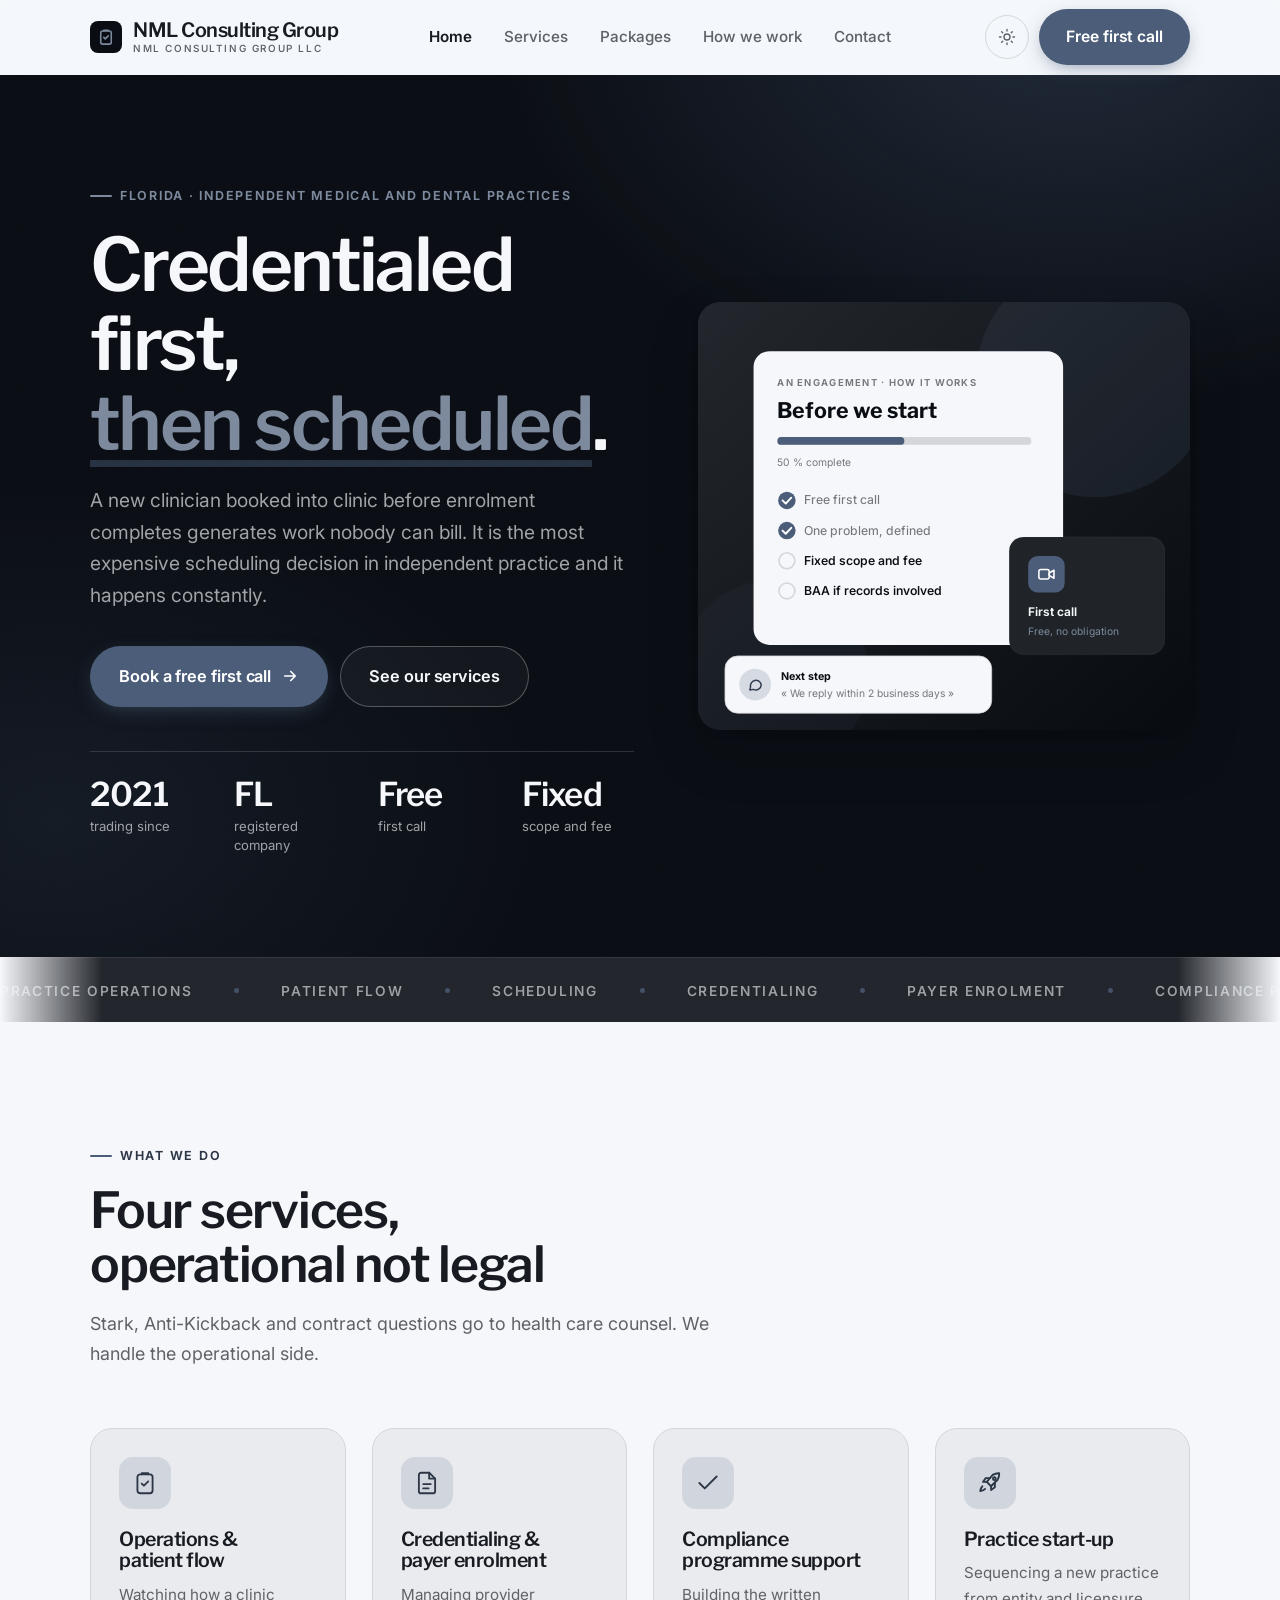
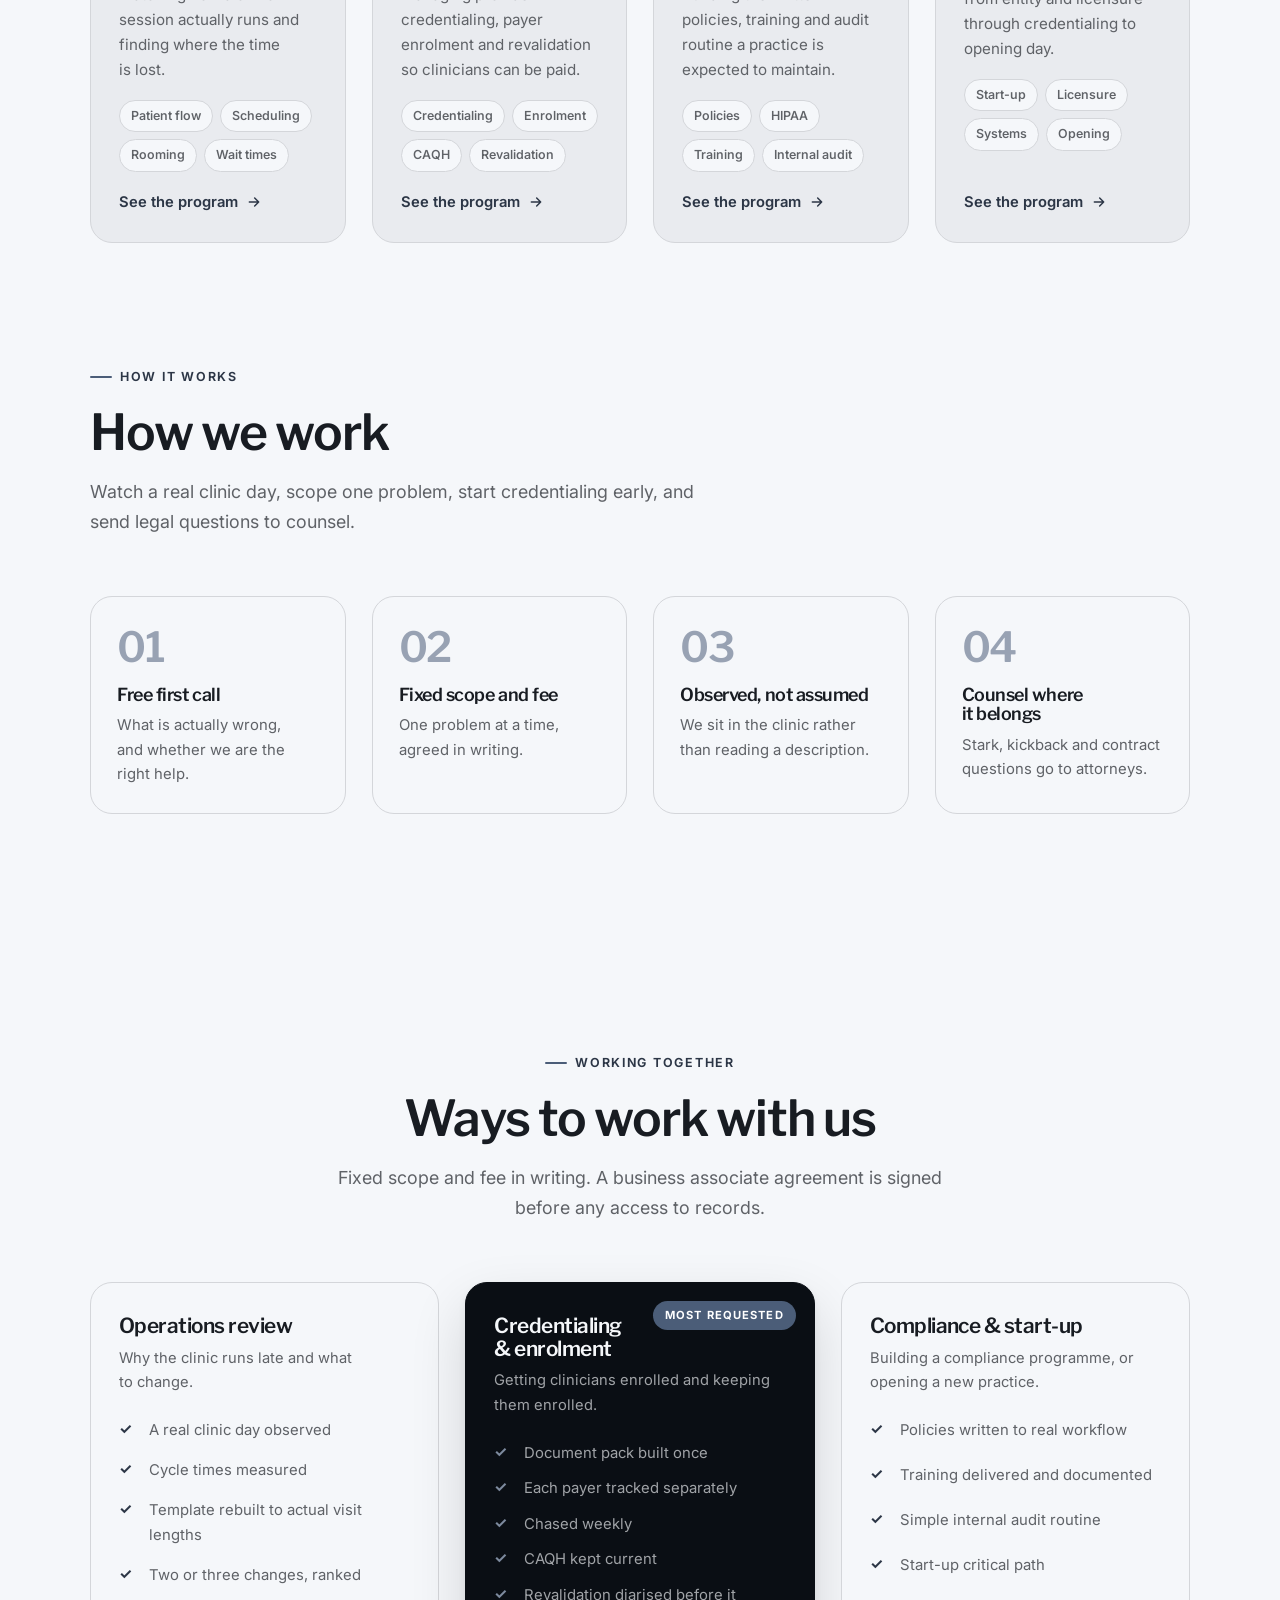
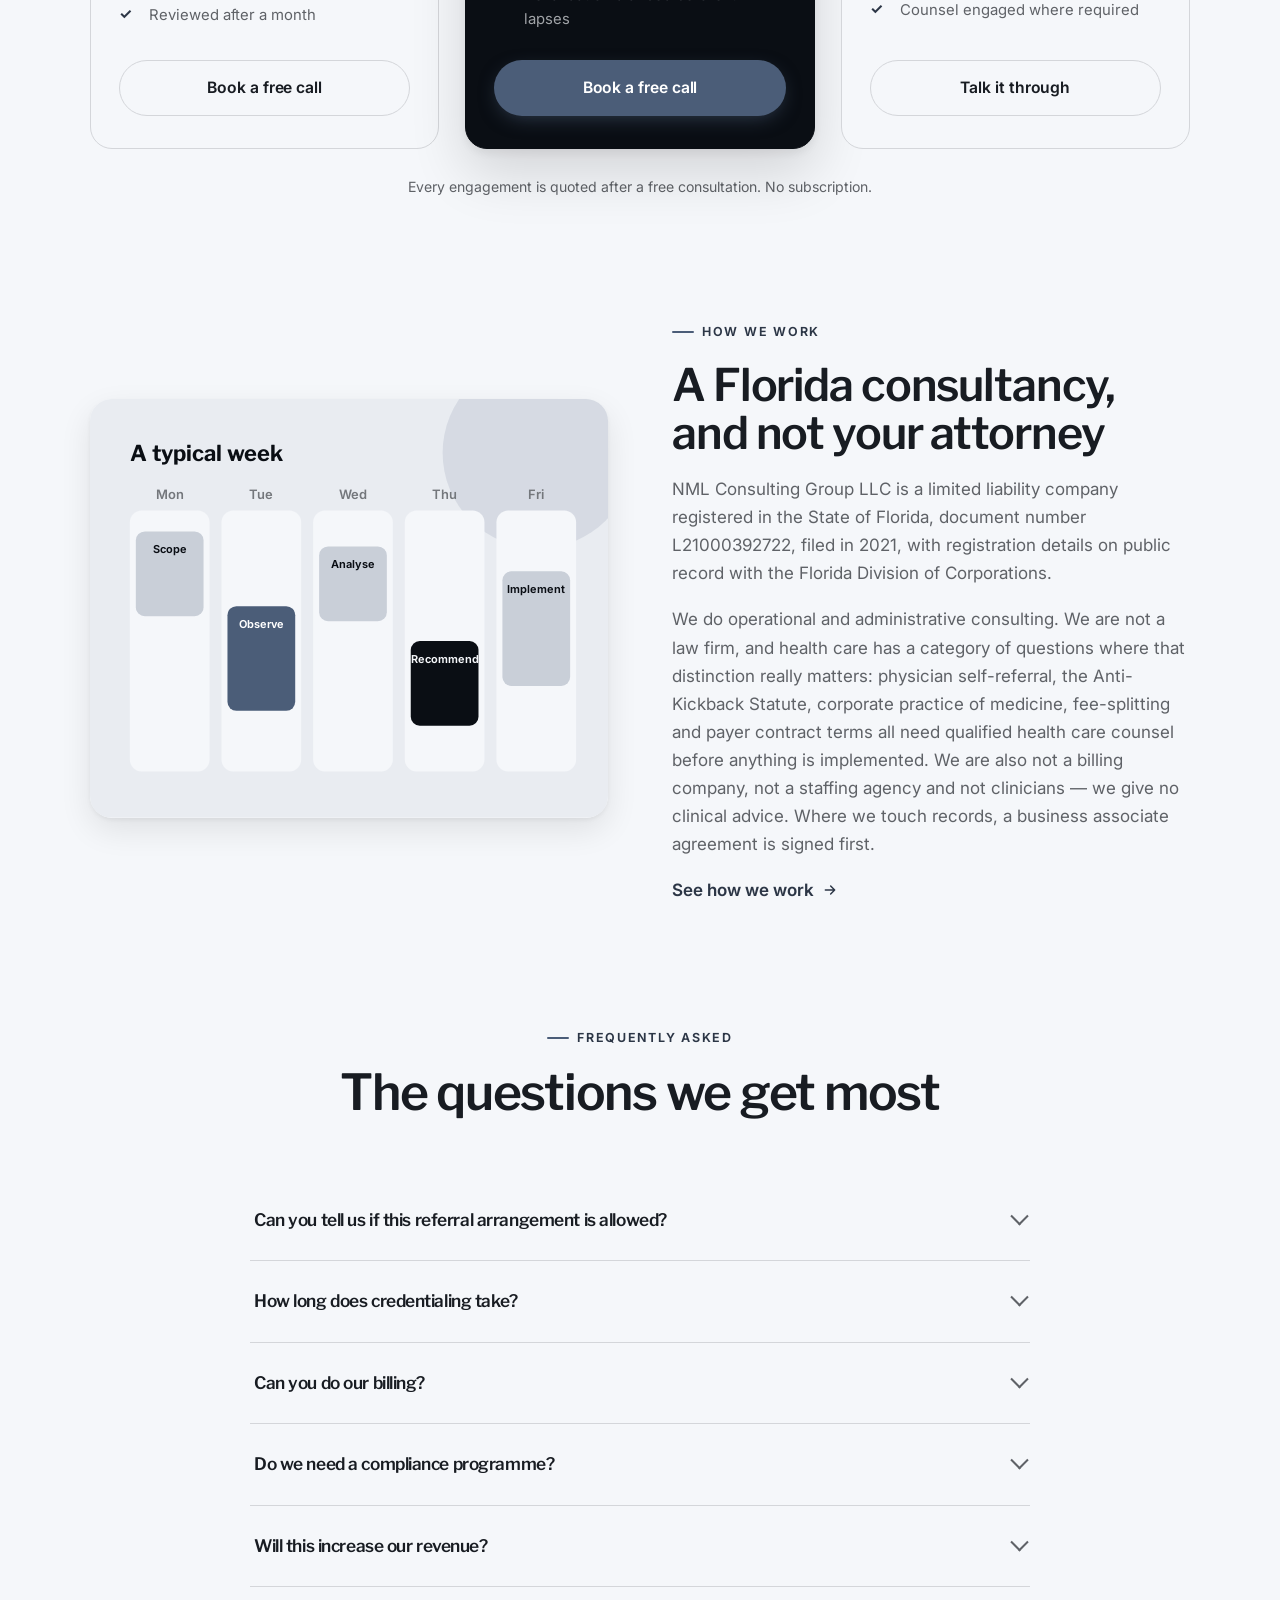
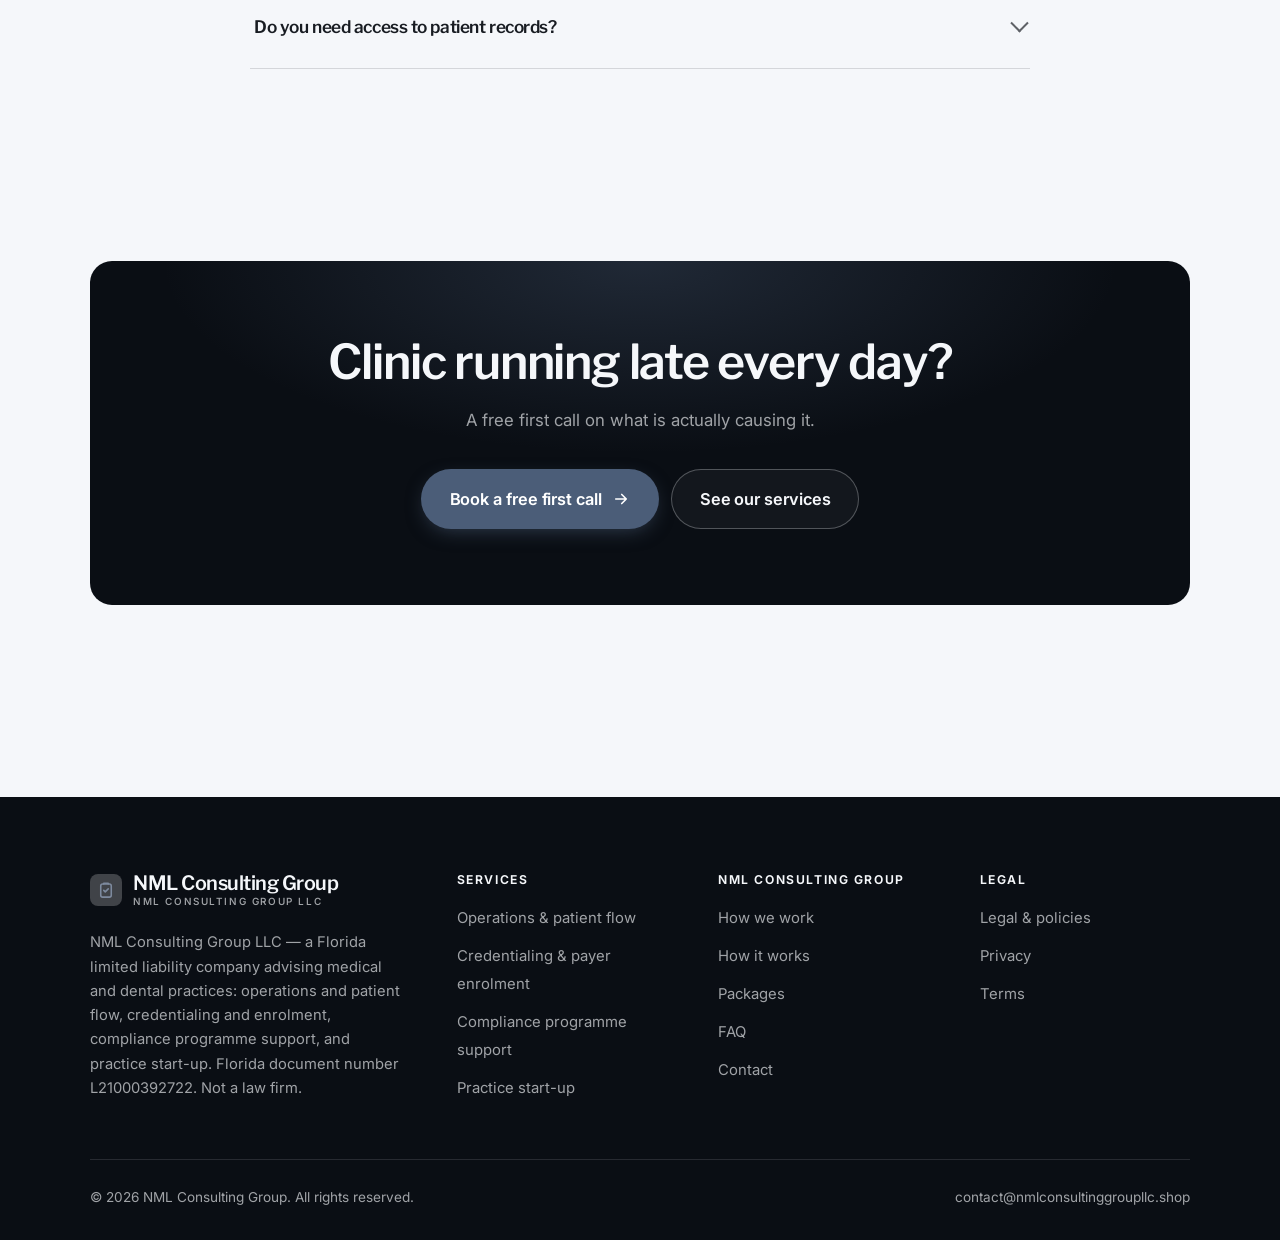
<file: index.html>
<!DOCTYPE html>
<html lang="en" class="no-js">
<head>
<meta charset="utf-8">
<meta name="viewport" content="width=device-width, initial-scale=1">
<title>NML Consulting Group LLC — medical practice consulting</title>
<meta name="description" content="NML Consulting Group LLC advises Florida medical and dental practices on operations and patient flow, credentialing and payer enrolment, compliance programmes and practice start-up.">
<link rel="canonical" href="https://nmlconsultinggroupllc.shop/">

<meta property="og:type" content="website">
<meta property="og:url" content="https://nmlconsultinggroupllc.shop/">
<meta property="og:site_name" content="NML Consulting Group">
<meta property="og:locale" content="en_US">
<meta property="og:title" content="NML Consulting Group LLC — medical practice consulting">
<meta property="og:description" content="NML Consulting Group LLC advises Florida medical and dental practices on operations and patient flow, credentialing and payer enrolment, compliance programmes and practice start-up.">
<meta name="theme-color" content="#0a0e14">

<link rel="icon" href="assets/img/favicon.svg" type="image/svg+xml">
<link rel="preconnect" href="https://fonts.googleapis.com">
<link rel="preconnect" href="https://fonts.gstatic.com" crossorigin>
<link rel="stylesheet" href="https://fonts.googleapis.com/css2?family=Libre+Franklin:wght@400..700&family=Inter:wght@400..700&display=swap">
<link rel="stylesheet" href="assets/css/style.css">

<!-- Thème appliqué avant le premier rendu (évite le flash) -->
<script>
document.documentElement.classList.remove('no-js');
(function(){try{var t=localStorage.getItem('site-theme');if(t){document.documentElement.setAttribute('data-theme',t);}}catch(e){}})();
</script>
<script type="application/ld+json">
{
  "@context": "https://schema.org",
  "@type": "Organization",
  "name": "NML Consulting Group",
  "url": "https://nmlconsultinggroupllc.shop/",
  "email": "contact@nmlconsultinggroupllc.shop",
  "description": "NML Consulting Group LLC advises Florida medical and dental practices on operations and patient flow, credentialing and payer enrolment, compliance programmes and practice start-up.",
  "areaServed": "US",
  "knowsLanguage": "en"
}
</script>
</head>

<body>
<a class="skip-link" href="#main">Skip to main content</a>

<header class="site-header">
  <nav class="wrap nav" aria-label="Main navigation">
    <a class="brand" href="index.html">
      <svg class="brand__mark" viewBox="0 0 64 64" aria-hidden="true">
        <rect class="bm-bg" width="64" height="64" rx="16"/>
        <g class="bm-ic" transform="translate(14 14) scale(1.5)" fill="none" stroke-width="2.1" stroke-linecap="round" stroke-linejoin="round"><rect x="5" y="4" width="14" height="17.5" rx="2.5"/><path d="M9 4V3h6v1M9 12.5l2 2 4-4"/></g>
      </svg>
      <span>NML Consulting Group<span class="brand__sub">NML Consulting Group LLC</span></span>
    </a>

    <ul class="nav__links" id="nav-links">
      <li><a href="index.html" aria-current="page">Home</a></li>
      <li><a href="programs.html">Services</a></li>
      <li><a href="index.html#pricing">Packages</a></li>
      <li><a href="about.html">How we work</a></li>
      <li><a href="contact.html">Contact</a></li>
      <li><a class="btn btn--primary" href="contact.html">Free first call</a></li>
    </ul>

    <div class="nav__cta">
      <button class="theme-toggle" type="button" aria-label="Switch to dark theme">
        <svg class="icon-sun" viewBox="0 0 24 24" fill="none" stroke="currentColor" stroke-width="1.8" stroke-linecap="round" aria-hidden="true"><circle cx="12" cy="12" r="4"/><path d="M12 2v2m0 16v2M2 12h2m16 0h2M4.9 4.9l1.4 1.4m11.4 11.4 1.4 1.4M19.1 4.9l-1.4 1.4M6.3 17.7l-1.4 1.4"/></svg>
        <svg class="icon-moon" viewBox="0 0 24 24" fill="none" stroke="currentColor" stroke-width="1.8" stroke-linecap="round" stroke-linejoin="round" aria-hidden="true"><path d="M21 12.8A9 9 0 1 1 11.2 3a7 7 0 0 0 9.8 9.8z"/></svg>
      </button>
      <a class="btn btn--primary" href="contact.html">Free first call</a>
      <button class="nav__toggle" type="button" aria-expanded="false" aria-controls="nav-links" aria-label="Open menu">
        <svg class="icon-open" viewBox="0 0 24 24" fill="none" stroke="currentColor" stroke-width="2" stroke-linecap="round" aria-hidden="true"><path d="M3 6h18M3 12h18M3 18h18"/></svg>
        <svg class="icon-close" viewBox="0 0 24 24" fill="none" stroke="currentColor" stroke-width="2" stroke-linecap="round" aria-hidden="true"><path d="M6 6l12 12M18 6L6 18"/></svg>
      </button>
    </div>
  </nav>
</header>

<main id="main">

<section class="hero">
  <div class="wrap hero__inner">
    <div>
      <span class="eyebrow hero__eyebrow">Florida · Independent medical and dental practices</span>
      <h1>Credentialed first,<br> <em>then scheduled</em>.</h1>
      <p class="hero__lede">A new clinician booked into clinic before enrolment completes generates work nobody can bill. It is the most expensive scheduling decision in independent practice and it happens constantly.</p>

      <div class="hero__actions">
        <a class="btn btn--primary btn--lg" href="contact.html">Book a free first call <svg viewBox="0 0 24 24" fill="none" stroke="currentColor" stroke-width="2.2" stroke-linecap="round" stroke-linejoin="round" aria-hidden="true"><path d="M5 12h14M13 6l6 6-6 6"/></svg></a>
        <a class="btn btn--on-dark btn--lg" href="programs.html">See our services</a>
      </div>

      <ul class="hero__proof">
        <li><span class="stat__num">2021</span><span class="stat__label">trading since</span></li>
        <li><span class="stat__num">FL</span><span class="stat__label">registered company</span></li>
        <li><span class="stat__num">Free</span><span class="stat__label">first call</span></li>
        <li><span class="stat__num">Fixed</span><span class="stat__label">scope and fee</span></li>
      </ul>
    </div>

    <div class="hero__art">
      <svg viewBox="0 0 620 540" role="img" aria-label="How an engagement with NML Consulting Group works, from free call to defined scope.">
        <defs>
          <linearGradient id="hbg" x1="0" y1="0" x2="1" y2="1">
            <stop offset="0" stop-color="#23262c"/><stop offset="1" stop-color="#080b10"/>
          </linearGradient>
        </defs>
        <rect width="620" height="540" rx="22" fill="url(#hbg)"/>
        <circle cx="500" cy="96" r="150" fill="#4b5d78" opacity=".16"/>
        <circle cx="96" cy="470" r="120" fill="#4b5d78" opacity=".08"/>

        <g style="font-family: var(--font-body)">
          <!-- Carte programme -->
          <rect x="70" y="62" width="390" height="370" rx="20" fill="#f5f7fa"/>
          <text x="100" y="106" font-size="12" font-weight="650" letter-spacing="1.6" fill="#74777c">AN ENGAGEMENT · HOW IT WORKS</text>
          <text x="100" y="146" font-size="27" font-weight="700" fill="#0a0e14" style="font-family: var(--font-display)">Before we start</text>
          <rect x="100" y="170" width="320" height="10" rx="5" fill="#d4d6da"/>
          <rect x="100" y="170" width="160" height="10" rx="5" fill="#4b5d78"/>
          <text x="100" y="206" font-size="13" fill="#74777c">50 % complete</text>
          <circle cx="112" cy="250" r="11" fill="#4b5d78"/><path d="M106.5 250l4 4 7-7.5" fill="none" stroke="#ffffff" stroke-width="2.4" stroke-linecap="round" stroke-linejoin="round"/><text x="134" y="255" font-size="15.5" fill="#74777c" font-weight="450">Free first call</text>
          <circle cx="112" cy="288" r="11" fill="#4b5d78"/><path d="M106.5 288l4 4 7-7.5" fill="none" stroke="#ffffff" stroke-width="2.4" stroke-linecap="round" stroke-linejoin="round"/><text x="134" y="293" font-size="15.5" fill="#74777c" font-weight="450">One problem, defined</text>
          <circle cx="112" cy="326" r="10" fill="none" stroke="#d4d6da" stroke-width="2"/><text x="134" y="331" font-size="15.5" fill="#0a0e14" font-weight="560">Fixed scope and fee</text>
          <circle cx="112" cy="364" r="10" fill="none" stroke="#d4d6da" stroke-width="2"/><text x="134" y="369" font-size="15.5" fill="#0a0e14" font-weight="560">BAA if records involved</text>

          <!-- Carte séance -->
          <rect x="392" y="296" width="196" height="148" rx="18" fill="#202429" stroke="#ffffff" stroke-opacity=".08"/>
          <rect x="416" y="320" width="46" height="46" rx="12" fill="#4b5d78"/>
          <g transform="translate(427 331)" fill="none" stroke="#ffffff" color="#ffffff" stroke-width="2" stroke-linecap="round" stroke-linejoin="round"><rect x="2.5" y="6" width="13" height="12" rx="2.5"/><path d="M15.5 10.5 21.5 7v10l-6-3.5z"/></g>
          <text x="416" y="396" font-size="15" font-weight="650" fill="#f5f7fa">First call</text>
          <text x="416" y="420" font-size="13" fill="#7d8a9e">Free, no obligation</text>

          <!-- Retour du coach -->
          <rect x="34" y="446" width="336" height="72" rx="16" fill="#f5f7fa" stroke="#d4d6da"/>
          <circle cx="72" cy="482" r="20" fill="#d6dbe3"/>
          <g transform="translate(62 472) scale(.84)" fill="none" stroke="#313c4e" stroke-width="2.2" stroke-linecap="round" stroke-linejoin="round"><path d="M21 12a8 8 0 0 1-11.6 7.1L4 20l1-4.6A8 8 0 1 1 21 12z"/></g>
          <text x="104" y="476" font-size="13.5" font-weight="700" fill="#0a0e14">Next step</text>
          <text x="104" y="498" font-size="13" fill="#74777c">« We reply within 2 business days »</text>
        </g>
      </svg>
    </div>
  </div>
</section>

<div class="marquee" aria-hidden="true">
  <div class="marquee__track"><span>Practice operations</span><span>Patient flow</span><span>Scheduling</span><span>Credentialing</span><span>Payer enrolment</span><span>Compliance programmes</span><span>Start-up</span><span>Independent practices</span><span>Not legal advice</span><span>Fixed scope</span><span>Practice operations</span><span>Patient flow</span><span>Scheduling</span><span>Credentialing</span><span>Payer enrolment</span><span>Compliance programmes</span><span>Start-up</span><span>Independent practices</span><span>Not legal advice</span><span>Fixed scope</span></div>
</div>

<section class="section wrap" id="programs">
  <div class="section-head reveal">
    <span class="eyebrow">What we do</span>
    <h2>Four services, operational not legal</h2>
    <p>Stark, Anti-Kickback and contract questions go to health care counsel. We handle the operational side.</p>
  </div>
  <div class="grid grid--4 reveal-group">
    <a class="card" href="programs.html#operations">
      <div class="card__icon"><svg viewBox="0 0 24 24" fill="none" stroke="currentColor" stroke-width="1.7" stroke-linecap="round" stroke-linejoin="round" aria-hidden="true"><rect x="5" y="4" width="14" height="17.5" rx="2.5"/><path d="M9 4V3h6v1M9 12.5l2 2 4-4"/></svg></div>
      <h3>Operations &amp; patient flow</h3>
      <p>Watching how a clinic session actually runs and finding where the time is lost.</p>
      <ul class="tags"><li>Patient flow</li><li>Scheduling</li><li>Rooming</li><li>Wait times</li></ul>
      <span class="arrow-link">See the program <svg viewBox="0 0 24 24" fill="none" stroke="currentColor" stroke-width="2.2" stroke-linecap="round" stroke-linejoin="round" aria-hidden="true"><path d="M5 12h14M13 6l6 6-6 6"/></svg></span>
    </a>
    <a class="card" href="programs.html#credentialing">
      <div class="card__icon"><svg viewBox="0 0 24 24" fill="none" stroke="currentColor" stroke-width="1.7" stroke-linecap="round" stroke-linejoin="round" aria-hidden="true"><path d="M14 2.5H6.5A2 2 0 0 0 4.5 4.5v15a2 2 0 0 0 2 2h11a2 2 0 0 0 2-2V8z"/><path d="M14 2.5V8h5.5M8.5 13h7M8.5 17h5"/></svg></div>
      <h3>Credentialing &amp; payer enrolment</h3>
      <p>Managing provider credentialing, payer enrolment and revalidation so clinicians can be paid.</p>
      <ul class="tags"><li>Credentialing</li><li>Enrolment</li><li>CAQH</li><li>Revalidation</li></ul>
      <span class="arrow-link">See the program <svg viewBox="0 0 24 24" fill="none" stroke="currentColor" stroke-width="2.2" stroke-linecap="round" stroke-linejoin="round" aria-hidden="true"><path d="M5 12h14M13 6l6 6-6 6"/></svg></span>
    </a>
    <a class="card" href="programs.html#compliance">
      <div class="card__icon"><svg viewBox="0 0 24 24" fill="none" stroke="currentColor" stroke-width="1.7" stroke-linecap="round" stroke-linejoin="round" aria-hidden="true"><path d="M20 6 9 17l-5-5"/></svg></div>
      <h3>Compliance programme support</h3>
      <p>Building the written policies, training and audit routine a practice is expected to maintain.</p>
      <ul class="tags"><li>Policies</li><li>HIPAA</li><li>Training</li><li>Internal audit</li></ul>
      <span class="arrow-link">See the program <svg viewBox="0 0 24 24" fill="none" stroke="currentColor" stroke-width="2.2" stroke-linecap="round" stroke-linejoin="round" aria-hidden="true"><path d="M5 12h14M13 6l6 6-6 6"/></svg></span>
    </a>
    <a class="card" href="programs.html#startup">
      <div class="card__icon"><svg viewBox="0 0 24 24" fill="none" stroke="currentColor" stroke-width="1.7" stroke-linecap="round" stroke-linejoin="round" aria-hidden="true"><path d="M5 15c-1.5 1.3-2 4.5-2 4.5s3.2-.5 4.5-2M14.5 4.5c2.3-1.4 4.6-1.6 6-1.5.1 1.4-.1 3.7-1.5 6L13 15l-4-4z"/><path d="M9 11H5.5L8 7.5h4M13 15v3.5L16.5 16v-4"/><circle cx="16" cy="8" r="1.3"/></svg></div>
      <h3>Practice start-up</h3>
      <p>Sequencing a new practice from entity and licensure through credentialing to opening day.</p>
      <ul class="tags"><li>Start-up</li><li>Licensure</li><li>Systems</li><li>Opening</li></ul>
      <span class="arrow-link">See the program <svg viewBox="0 0 24 24" fill="none" stroke="currentColor" stroke-width="2.2" stroke-linecap="round" stroke-linejoin="round" aria-hidden="true"><path d="M5 12h14M13 6l6 6-6 6"/></svg></span>
    </a>
  </div>
</section>

<section class="section section--flush wrap" id="how-it-works">
  <div class="section-head reveal">
    <span class="eyebrow">How it works</span>
    <h2>How we work</h2>
    <p>Watch a real clinic day, scope one problem, start credentialing early, and send legal questions to counsel.</p>
  </div>
  <div class="grid grid--4 steps reveal-group">
    <article class="step">
      <h3>Free first call</h3>
      <p>What is actually wrong, and whether we are the right help.</p>
    </article>
    <article class="step">
      <h3>Fixed scope and fee</h3>
      <p>One problem at a time, agreed in writing.</p>
    </article>
    <article class="step">
      <h3>Observed, not assumed</h3>
      <p>We sit in the clinic rather than reading a description.</p>
    </article>
    <article class="step">
      <h3>Counsel where it belongs</h3>
      <p>Stark, kickback and contract questions go to attorneys.</p>
    </article>
  </div>
</section>

<section class="section wrap" id="pricing">
  <div class="section-head section-head--center reveal">
    <span class="eyebrow">Working together</span>
    <h2>Ways to work with us</h2>
    <p>Fixed scope and fee in writing. A business associate agreement is signed before any access to records.</p>
  </div>
  <div class="grid grid--3 plans reveal-group">
    <article class="plan">
      
      <h3>Operations review</h3>
      <p class="plan__desc">Why the clinic runs late and what to change.</p>
      
      <ul class="plan__features">
        <li>A real clinic day observed</li>
        <li>Cycle times measured</li>
        <li>Template rebuilt to actual visit lengths</li>
        <li>Two or three changes, ranked</li>
        <li>Reviewed after a month</li>
      </ul>
      <a class="btn btn--ghost btn--block" href="contact.html">Book a free call</a>
    </article>
    <article class="plan plan--featured">
      <span class="plan__tag">Most requested</span>
      <h3>Credentialing &amp; enrolment</h3>
      <p class="plan__desc">Getting clinicians enrolled and keeping them enrolled.</p>
      
      <ul class="plan__features">
        <li>Document pack built once</li>
        <li>Each payer tracked separately</li>
        <li>Chased weekly</li>
        <li>CAQH kept current</li>
        <li>Revalidation diarised before it lapses</li>
      </ul>
      <a class="btn btn--primary btn--block" href="contact.html">Book a free call</a>
    </article>
    <article class="plan">
      
      <h3>Compliance &amp; start-up</h3>
      <p class="plan__desc">Building a compliance programme, or opening a new practice.</p>
      
      <ul class="plan__features">
        <li>Policies written to real workflow</li>
        <li>Training delivered and documented</li>
        <li>Simple internal audit routine</li>
        <li>Start-up critical path</li>
        <li>Counsel engaged where required</li>
      </ul>
      <a class="btn btn--ghost btn--block" href="contact.html">Talk it through</a>
    </article>
  </div>
  <p class="plans-note">Every engagement is quoted after a free consultation. No subscription.</p>
</section>

<section class="section section--flush wrap">
  <div class="split reveal">
    <div class="split__art">
      <svg viewBox="0 0 520 420" role="img" aria-label="Example of a typical week: Scope, Observe, Analyse, Recommend, Implement.">
        <rect width="520" height="420" rx="20" fill="#e9ecf1"/>
        <circle cx="450" cy="54" r="96" fill="#4b5d78" opacity=".12"/>
        <g style="font-family: var(--font-body)">
        <text x="40" y="62" font-size="22" font-weight="700" fill="#0a0e14" style="font-family: var(--font-display)">A typical week</text>
        <text x="80" y="100" text-anchor="middle" font-size="13" font-weight="600" fill="#74777c">Mon</text>
        <rect x="40" y="112" width="80" height="262" rx="12" fill="#f5f7fa"/>
        <rect x="46" y="133" width="68" height="85" rx="9" fill="#c9cfd8"/>
        <text x="80" y="155" text-anchor="middle" font-size="11" font-weight="650" fill="#0a0e14">Scope</text>
        <text x="172" y="100" text-anchor="middle" font-size="13" font-weight="600" fill="#74777c">Tue</text>
        <rect x="132" y="112" width="80" height="262" rx="12" fill="#f5f7fa"/>
        <rect x="138" y="208" width="68" height="105" rx="9" fill="#4b5d78"/>
        <text x="172" y="230" text-anchor="middle" font-size="11" font-weight="650" fill="#ffffff">Observe</text>
        <text x="264" y="100" text-anchor="middle" font-size="13" font-weight="600" fill="#74777c">Wed</text>
        <rect x="224" y="112" width="80" height="262" rx="12" fill="#f5f7fa"/>
        <rect x="230" y="148" width="68" height="75" rx="9" fill="#c9cfd8"/>
        <text x="264" y="170" text-anchor="middle" font-size="11" font-weight="650" fill="#0a0e14">Analyse</text>
        <text x="356" y="100" text-anchor="middle" font-size="13" font-weight="600" fill="#74777c">Thu</text>
        <rect x="316" y="112" width="80" height="262" rx="12" fill="#f5f7fa"/>
        <rect x="322" y="243" width="68" height="85" rx="9" fill="#0a0e14"/>
        <text x="356" y="265" text-anchor="middle" font-size="11" font-weight="650" fill="#f5f7fa">Recommend</text>
        <text x="448" y="100" text-anchor="middle" font-size="13" font-weight="600" fill="#74777c">Fri</text>
        <rect x="408" y="112" width="80" height="262" rx="12" fill="#f5f7fa"/>
        <rect x="414" y="173" width="68" height="115" rx="9" fill="#c9cfd8"/>
        <text x="448" y="195" text-anchor="middle" font-size="11" font-weight="650" fill="#0a0e14">Implement</text>
        </g>
      </svg>
    </div>
    <div>
      <span class="eyebrow">How we work</span>
      <h2>A Florida consultancy, and not your attorney</h2>
      <p>NML Consulting Group LLC is a limited liability company registered in the State of Florida, document number L21000392722, filed in 2021, with registration details on public record with the Florida Division of Corporations.</p>
      <p>We do operational and administrative consulting. We are not a law firm, and health care has a category of questions where that distinction really matters: physician self-referral, the Anti-Kickback Statute, corporate practice of medicine, fee-splitting and payer contract terms all need qualified health care counsel before anything is implemented. We are also not a billing company, not a staffing agency and not clinicians — we give no clinical advice. Where we touch records, a business associate agreement is signed first.</p>
      <p><a class="arrow-link" href="about.html">See how we work <svg viewBox="0 0 24 24" fill="none" stroke="currentColor" stroke-width="2.2" stroke-linecap="round" stroke-linejoin="round" aria-hidden="true"><path d="M5 12h14M13 6l6 6-6 6"/></svg></a></p>
    </div>
  </div>
</section>

<section class="section section--flush wrap" id="faq">
  <div class="section-head section-head--center reveal">
    <span class="eyebrow">Frequently asked</span>
    <h2>The questions we get most</h2>
  </div>
  <div class="faq reveal">
    <details>
      <summary>Can you tell us if this referral arrangement is allowed?</summary>
      <p>No. Stark and Anti-Kickback questions are legal questions with serious consequences, and they need health care counsel before anything is implemented. We will tell you when you have reached one.</p>
    </details>
    <details>
      <summary>How long does credentialing take?</summary>
      <p>Months, and the timeline belongs to the payers rather than to us. Anyone promising a date is guessing. What we can do is start early, track each payer and chase weekly.</p>
    </details>
    <details>
      <summary>Can you do our billing?</summary>
      <p>No. We are not a billing company and submit no claims. We will work alongside yours, and the operational problems we find often explain the billing ones.</p>
    </details>
    <details>
      <summary>Do we need a compliance programme?</summary>
      <p>Almost certainly something written, proportionate to your size. A template bought and never opened provides no protection, which is why we build it around how you actually work.</p>
    </details>
    <details>
      <summary>Will this increase our revenue?</summary>
      <p>We will not promise a figure. Finding where schedule time is lost and getting clinicians enrolled sooner usually helps, but outcomes depend on what actually gets implemented.</p>
    </details>
    <details>
      <summary>Do you need access to patient records?</summary>
      <p>Only where an engagement genuinely requires it, and a business associate agreement is signed first.</p>
    </details>
  </div>
</section>

<section class="wrap section--tight">
  <div class="cta-band reveal">
    <h2>Clinic running late every day?</h2>
    <p>A free first call on what is actually causing it.</p>
    <div class="hero__actions">
      <a class="btn btn--primary btn--lg" href="contact.html">Book a free first call <svg viewBox="0 0 24 24" fill="none" stroke="currentColor" stroke-width="2.2" stroke-linecap="round" stroke-linejoin="round" aria-hidden="true"><path d="M5 12h14M13 6l6 6-6 6"/></svg></a>
      <a class="btn btn--on-dark btn--lg" href="programs.html">See our services</a>
    </div>
  </div>
</section>

</main>

<footer class="site-footer">
  <div class="wrap">
    <div class="footer__grid">
      <div class="footer__brand">
        <a class="brand" href="index.html">
          <svg class="brand__mark" viewBox="0 0 64 64" aria-hidden="true">
        <rect class="bm-bg" width="64" height="64" rx="16"/>
        <g class="bm-ic" transform="translate(14 14) scale(1.5)" fill="none" stroke-width="2.1" stroke-linecap="round" stroke-linejoin="round"><rect x="5" y="4" width="14" height="17.5" rx="2.5"/><path d="M9 4V3h6v1M9 12.5l2 2 4-4"/></g>
      </svg>
          <span>NML Consulting Group<span class="brand__sub">NML Consulting Group LLC</span></span>
        </a>
        <p>NML Consulting Group LLC — a Florida limited liability company advising medical and dental practices: operations and patient flow, credentialing and enrolment, compliance programme support, and practice start-up. Florida document number L21000392722. Not a law firm.</p>
      </div>

      <div class="footer__col">
        <h4>Services</h4>
        <ul>
          <li><a href="programs.html#operations">Operations &amp; patient flow</a></li>
          <li><a href="programs.html#credentialing">Credentialing &amp; payer enrolment</a></li>
          <li><a href="programs.html#compliance">Compliance programme support</a></li>
          <li><a href="programs.html#startup">Practice start-up</a></li>
        </ul>
      </div>

      <div class="footer__col">
        <h4>NML Consulting Group</h4>
        <ul>
          <li><a href="about.html">How we work</a></li>
          <li><a href="index.html#how-it-works">How it works</a></li>
          <li><a href="index.html#pricing">Packages</a></li>
          <li><a href="index.html#faq">FAQ</a></li>
          <li><a href="contact.html">Contact</a></li>
        </ul>
      </div>

      <div class="footer__col">
        <h4>Legal</h4>
        <ul>
          <li><a href="legal.html">Legal &amp; policies</a></li>
          <li><a href="legal.html#privacy">Privacy</a></li>
          <li><a href="legal.html#terms">Terms</a></li>
        </ul>
      </div>
    </div>

    <div class="footer__bottom">
      <p>© <span data-year>2026</span> NML Consulting Group. All rights reserved.</p>
      <p><a href="mailto:contact@nmlconsultinggroupllc.shop">contact@nmlconsultinggroupllc.shop</a></p>
    </div>
  </div>
</footer>

<script src="assets/js/main.js" defer></script>
</body>
</html>
</file>
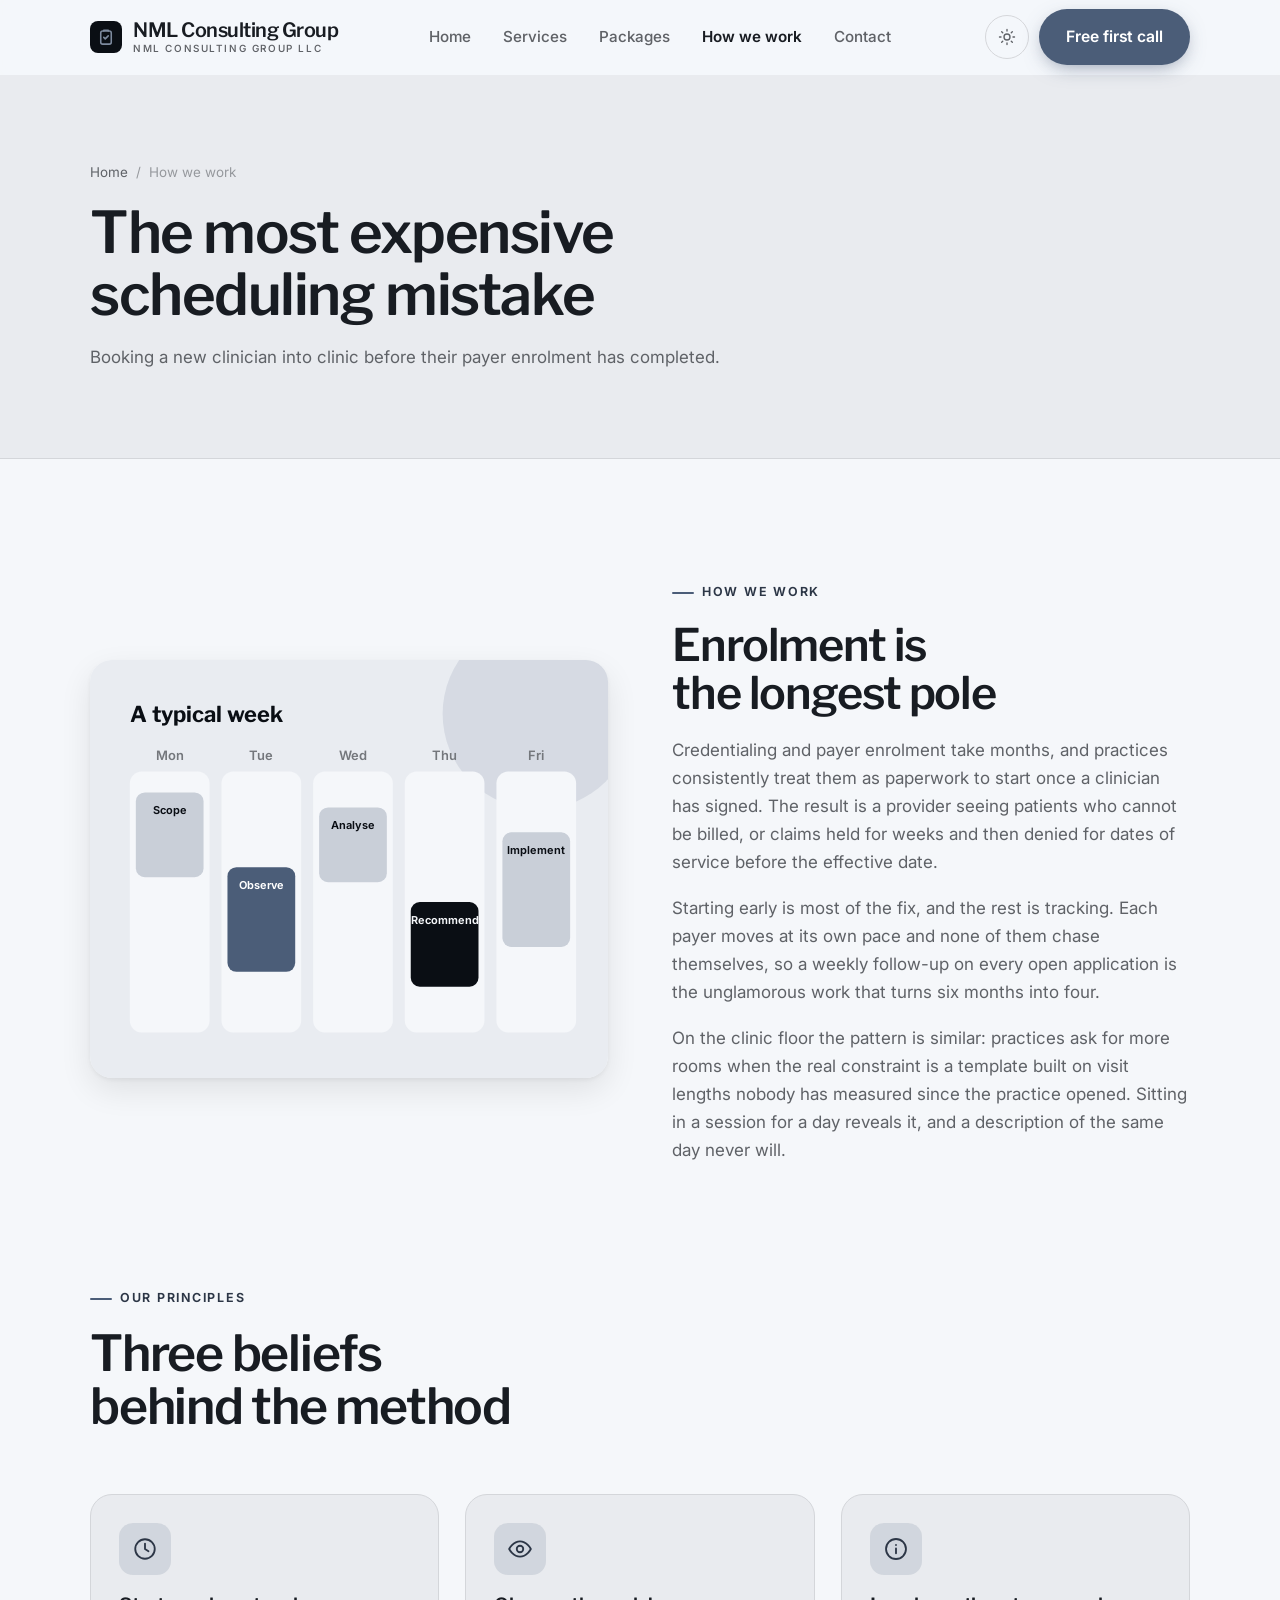
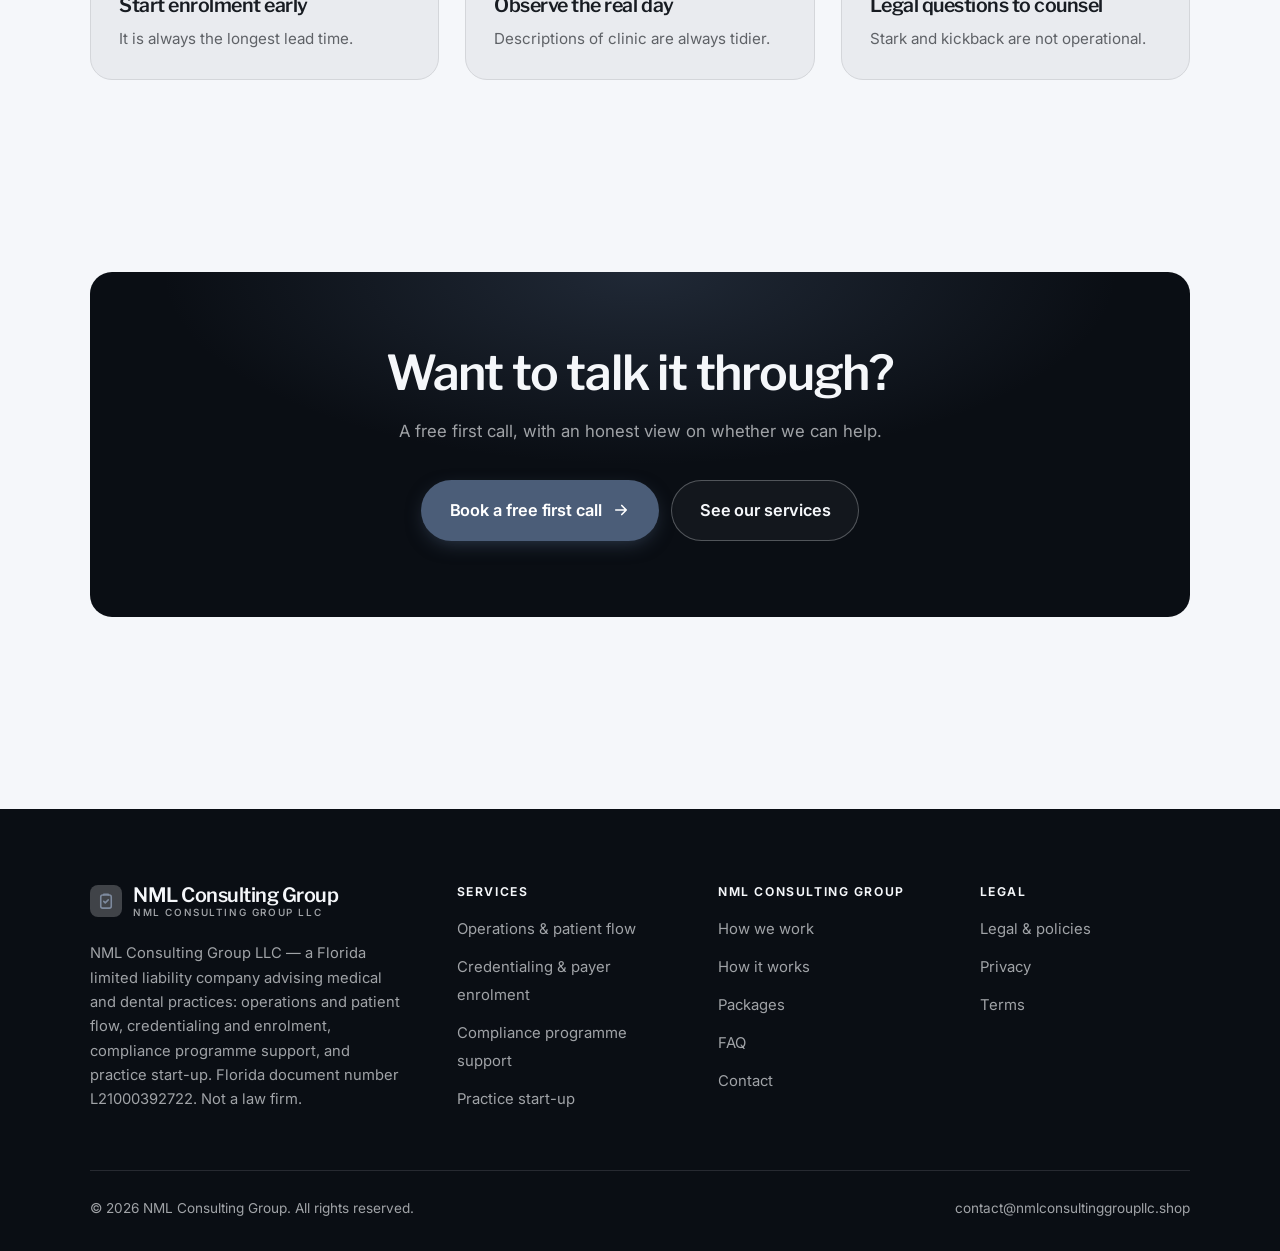
<file: about.html>
<!DOCTYPE html>
<html lang="en" class="no-js">
<head>
<meta charset="utf-8">
<meta name="viewport" content="width=device-width, initial-scale=1">
<title>How we work — NML Consulting Group</title>
<meta name="description" content="About NML Consulting Group LLC, a Florida medical practice consultancy, document number L21000392722.">
<link rel="canonical" href="https://nmlconsultinggroupllc.shop/about.html">

<meta property="og:type" content="website">
<meta property="og:url" content="https://nmlconsultinggroupllc.shop/about.html">
<meta property="og:site_name" content="NML Consulting Group">
<meta property="og:locale" content="en_US">
<meta property="og:title" content="How we work — NML Consulting Group">
<meta property="og:description" content="About NML Consulting Group LLC, a Florida medical practice consultancy, document number L21000392722.">
<meta name="theme-color" content="#0a0e14">

<link rel="icon" href="assets/img/favicon.svg" type="image/svg+xml">
<link rel="preconnect" href="https://fonts.googleapis.com">
<link rel="preconnect" href="https://fonts.gstatic.com" crossorigin>
<link rel="stylesheet" href="https://fonts.googleapis.com/css2?family=Libre+Franklin:wght@400..700&family=Inter:wght@400..700&display=swap">
<link rel="stylesheet" href="assets/css/style.css">

<!-- Thème appliqué avant le premier rendu (évite le flash) -->
<script>
document.documentElement.classList.remove('no-js');
(function(){try{var t=localStorage.getItem('site-theme');if(t){document.documentElement.setAttribute('data-theme',t);}}catch(e){}})();
</script>
</head>

<body>
<a class="skip-link" href="#main">Skip to main content</a>

<header class="site-header">
  <nav class="wrap nav" aria-label="Main navigation">
    <a class="brand" href="index.html">
      <svg class="brand__mark" viewBox="0 0 64 64" aria-hidden="true">
        <rect class="bm-bg" width="64" height="64" rx="16"/>
        <g class="bm-ic" transform="translate(14 14) scale(1.5)" fill="none" stroke-width="2.1" stroke-linecap="round" stroke-linejoin="round"><rect x="5" y="4" width="14" height="17.5" rx="2.5"/><path d="M9 4V3h6v1M9 12.5l2 2 4-4"/></g>
      </svg>
      <span>NML Consulting Group<span class="brand__sub">NML Consulting Group LLC</span></span>
    </a>

    <ul class="nav__links" id="nav-links">
      <li><a href="index.html">Home</a></li>
      <li><a href="programs.html">Services</a></li>
      <li><a href="index.html#pricing">Packages</a></li>
      <li><a href="about.html" aria-current="page">How we work</a></li>
      <li><a href="contact.html">Contact</a></li>
      <li><a class="btn btn--primary" href="contact.html">Free first call</a></li>
    </ul>

    <div class="nav__cta">
      <button class="theme-toggle" type="button" aria-label="Switch to dark theme">
        <svg class="icon-sun" viewBox="0 0 24 24" fill="none" stroke="currentColor" stroke-width="1.8" stroke-linecap="round" aria-hidden="true"><circle cx="12" cy="12" r="4"/><path d="M12 2v2m0 16v2M2 12h2m16 0h2M4.9 4.9l1.4 1.4m11.4 11.4 1.4 1.4M19.1 4.9l-1.4 1.4M6.3 17.7l-1.4 1.4"/></svg>
        <svg class="icon-moon" viewBox="0 0 24 24" fill="none" stroke="currentColor" stroke-width="1.8" stroke-linecap="round" stroke-linejoin="round" aria-hidden="true"><path d="M21 12.8A9 9 0 1 1 11.2 3a7 7 0 0 0 9.8 9.8z"/></svg>
      </button>
      <a class="btn btn--primary" href="contact.html">Free first call</a>
      <button class="nav__toggle" type="button" aria-expanded="false" aria-controls="nav-links" aria-label="Open menu">
        <svg class="icon-open" viewBox="0 0 24 24" fill="none" stroke="currentColor" stroke-width="2" stroke-linecap="round" aria-hidden="true"><path d="M3 6h18M3 12h18M3 18h18"/></svg>
        <svg class="icon-close" viewBox="0 0 24 24" fill="none" stroke="currentColor" stroke-width="2" stroke-linecap="round" aria-hidden="true"><path d="M6 6l12 12M18 6L6 18"/></svg>
      </button>
    </div>
  </nav>
</header>

<main id="main">

<section class="page-head">
  <div class="wrap">
    <nav class="breadcrumb" aria-label="Breadcrumb">
      <a href="index.html">Home</a><span>/</span><span aria-current="page">How we work</span>
    </nav>
    <h1>The most expensive scheduling mistake</h1>
    <p>Booking a new clinician into clinic before their payer enrolment has completed.</p>
  </div>
</section>

<section class="section wrap">
  <div class="split reveal">
    <div class="split__art">
      <svg viewBox="0 0 520 420" role="img" aria-label="Example of a typical week: Scope, Observe, Analyse, Recommend, Implement.">
        <rect width="520" height="420" rx="20" fill="#e9ecf1"/>
        <circle cx="450" cy="54" r="96" fill="#4b5d78" opacity=".12"/>
        <g style="font-family: var(--font-body)">
        <text x="40" y="62" font-size="22" font-weight="700" fill="#0a0e14" style="font-family: var(--font-display)">A typical week</text>
        <text x="80" y="100" text-anchor="middle" font-size="13" font-weight="600" fill="#74777c">Mon</text>
        <rect x="40" y="112" width="80" height="262" rx="12" fill="#f5f7fa"/>
        <rect x="46" y="133" width="68" height="85" rx="9" fill="#c9cfd8"/>
        <text x="80" y="155" text-anchor="middle" font-size="11" font-weight="650" fill="#0a0e14">Scope</text>
        <text x="172" y="100" text-anchor="middle" font-size="13" font-weight="600" fill="#74777c">Tue</text>
        <rect x="132" y="112" width="80" height="262" rx="12" fill="#f5f7fa"/>
        <rect x="138" y="208" width="68" height="105" rx="9" fill="#4b5d78"/>
        <text x="172" y="230" text-anchor="middle" font-size="11" font-weight="650" fill="#ffffff">Observe</text>
        <text x="264" y="100" text-anchor="middle" font-size="13" font-weight="600" fill="#74777c">Wed</text>
        <rect x="224" y="112" width="80" height="262" rx="12" fill="#f5f7fa"/>
        <rect x="230" y="148" width="68" height="75" rx="9" fill="#c9cfd8"/>
        <text x="264" y="170" text-anchor="middle" font-size="11" font-weight="650" fill="#0a0e14">Analyse</text>
        <text x="356" y="100" text-anchor="middle" font-size="13" font-weight="600" fill="#74777c">Thu</text>
        <rect x="316" y="112" width="80" height="262" rx="12" fill="#f5f7fa"/>
        <rect x="322" y="243" width="68" height="85" rx="9" fill="#0a0e14"/>
        <text x="356" y="265" text-anchor="middle" font-size="11" font-weight="650" fill="#f5f7fa">Recommend</text>
        <text x="448" y="100" text-anchor="middle" font-size="13" font-weight="600" fill="#74777c">Fri</text>
        <rect x="408" y="112" width="80" height="262" rx="12" fill="#f5f7fa"/>
        <rect x="414" y="173" width="68" height="115" rx="9" fill="#c9cfd8"/>
        <text x="448" y="195" text-anchor="middle" font-size="11" font-weight="650" fill="#0a0e14">Implement</text>
        </g>
      </svg>
    </div>
    <div>
      <span class="eyebrow">How we work</span>
      <h2>Enrolment is the longest pole</h2>
      <p>Credentialing and payer enrolment take months, and practices consistently treat them as paperwork to start once a clinician has signed. The result is a provider seeing patients who cannot be billed, or claims held for weeks and then denied for dates of service before the effective date.</p>
      <p>Starting early is most of the fix, and the rest is tracking. Each payer moves at its own pace and none of them chase themselves, so a weekly follow-up on every open application is the unglamorous work that turns six months into four.</p>
      <p>On the clinic floor the pattern is similar: practices ask for more rooms when the real constraint is a template built on visit lengths nobody has measured since the practice opened. Sitting in a session for a day reveals it, and a description of the same day never will.</p>
      <!--
        TO DO: add a short introduction of the coach (name, real background),
        with a photo if possible. Do not invent credentials — see README.md.
      -->
    </div>
  </div>
</section>

<section class="section section--flush wrap">
  <div class="section-head reveal">
    <span class="eyebrow">Our principles</span>
    <h2>Three beliefs behind the method</h2>
  </div>
  <div class="grid grid--3 reveal-group">
    <article class="card">
      <div class="card__icon"><svg viewBox="0 0 24 24" fill="none" stroke="currentColor" stroke-width="1.7" stroke-linecap="round" stroke-linejoin="round" aria-hidden="true"><circle cx="12" cy="12" r="9"/><path d="M12 7v5l3.2 2"/></svg></div>
      <h3>Start enrolment early</h3>
      <p>It is always the longest lead time.</p>
    </article>
    <article class="card">
      <div class="card__icon"><svg viewBox="0 0 24 24" fill="none" stroke="currentColor" stroke-width="1.7" stroke-linecap="round" stroke-linejoin="round" aria-hidden="true"><path d="M2 12s3.6-7 10-7 10 7 10 7-3.6 7-10 7S2 12 2 12z"/><circle cx="12" cy="12" r="3"/></svg></div>
      <h3>Observe the real day</h3>
      <p>Descriptions of clinic are always tidier.</p>
    </article>
    <article class="card">
      <div class="card__icon"><svg viewBox="0 0 24 24" fill="none" stroke="currentColor" stroke-width="1.7" stroke-linecap="round" stroke-linejoin="round" aria-hidden="true"><circle cx="12" cy="12" r="9.2"/><path d="M12 16v-4.5M12 8.2v.1"/></svg></div>
      <h3>Legal questions to counsel</h3>
      <p>Stark and kickback are not operational.</p>
    </article>
  </div>
</section>

<section class="wrap section--tight">
  <div class="cta-band reveal">
    <h2>Want to talk it through?</h2>
    <p>A free first call, with an honest view on whether we can help.</p>
    <div class="hero__actions">
      <a class="btn btn--primary btn--lg" href="contact.html">Book a free first call <svg viewBox="0 0 24 24" fill="none" stroke="currentColor" stroke-width="2.2" stroke-linecap="round" stroke-linejoin="round" aria-hidden="true"><path d="M5 12h14M13 6l6 6-6 6"/></svg></a>
      <a class="btn btn--on-dark btn--lg" href="programs.html">See our services</a>
    </div>
  </div>
</section>

</main>

<footer class="site-footer">
  <div class="wrap">
    <div class="footer__grid">
      <div class="footer__brand">
        <a class="brand" href="index.html">
          <svg class="brand__mark" viewBox="0 0 64 64" aria-hidden="true">
        <rect class="bm-bg" width="64" height="64" rx="16"/>
        <g class="bm-ic" transform="translate(14 14) scale(1.5)" fill="none" stroke-width="2.1" stroke-linecap="round" stroke-linejoin="round"><rect x="5" y="4" width="14" height="17.5" rx="2.5"/><path d="M9 4V3h6v1M9 12.5l2 2 4-4"/></g>
      </svg>
          <span>NML Consulting Group<span class="brand__sub">NML Consulting Group LLC</span></span>
        </a>
        <p>NML Consulting Group LLC — a Florida limited liability company advising medical and dental practices: operations and patient flow, credentialing and enrolment, compliance programme support, and practice start-up. Florida document number L21000392722. Not a law firm.</p>
      </div>

      <div class="footer__col">
        <h4>Services</h4>
        <ul>
          <li><a href="programs.html#operations">Operations &amp; patient flow</a></li>
          <li><a href="programs.html#credentialing">Credentialing &amp; payer enrolment</a></li>
          <li><a href="programs.html#compliance">Compliance programme support</a></li>
          <li><a href="programs.html#startup">Practice start-up</a></li>
        </ul>
      </div>

      <div class="footer__col">
        <h4>NML Consulting Group</h4>
        <ul>
          <li><a href="about.html">How we work</a></li>
          <li><a href="index.html#how-it-works">How it works</a></li>
          <li><a href="index.html#pricing">Packages</a></li>
          <li><a href="index.html#faq">FAQ</a></li>
          <li><a href="contact.html">Contact</a></li>
        </ul>
      </div>

      <div class="footer__col">
        <h4>Legal</h4>
        <ul>
          <li><a href="legal.html">Legal &amp; policies</a></li>
          <li><a href="legal.html#privacy">Privacy</a></li>
          <li><a href="legal.html#terms">Terms</a></li>
        </ul>
      </div>
    </div>

    <div class="footer__bottom">
      <p>© <span data-year>2026</span> NML Consulting Group. All rights reserved.</p>
      <p><a href="mailto:contact@nmlconsultinggroupllc.shop">contact@nmlconsultinggroupllc.shop</a></p>
    </div>
  </div>
</footer>

<script src="assets/js/main.js" defer></script>
</body>
</html>
</file>
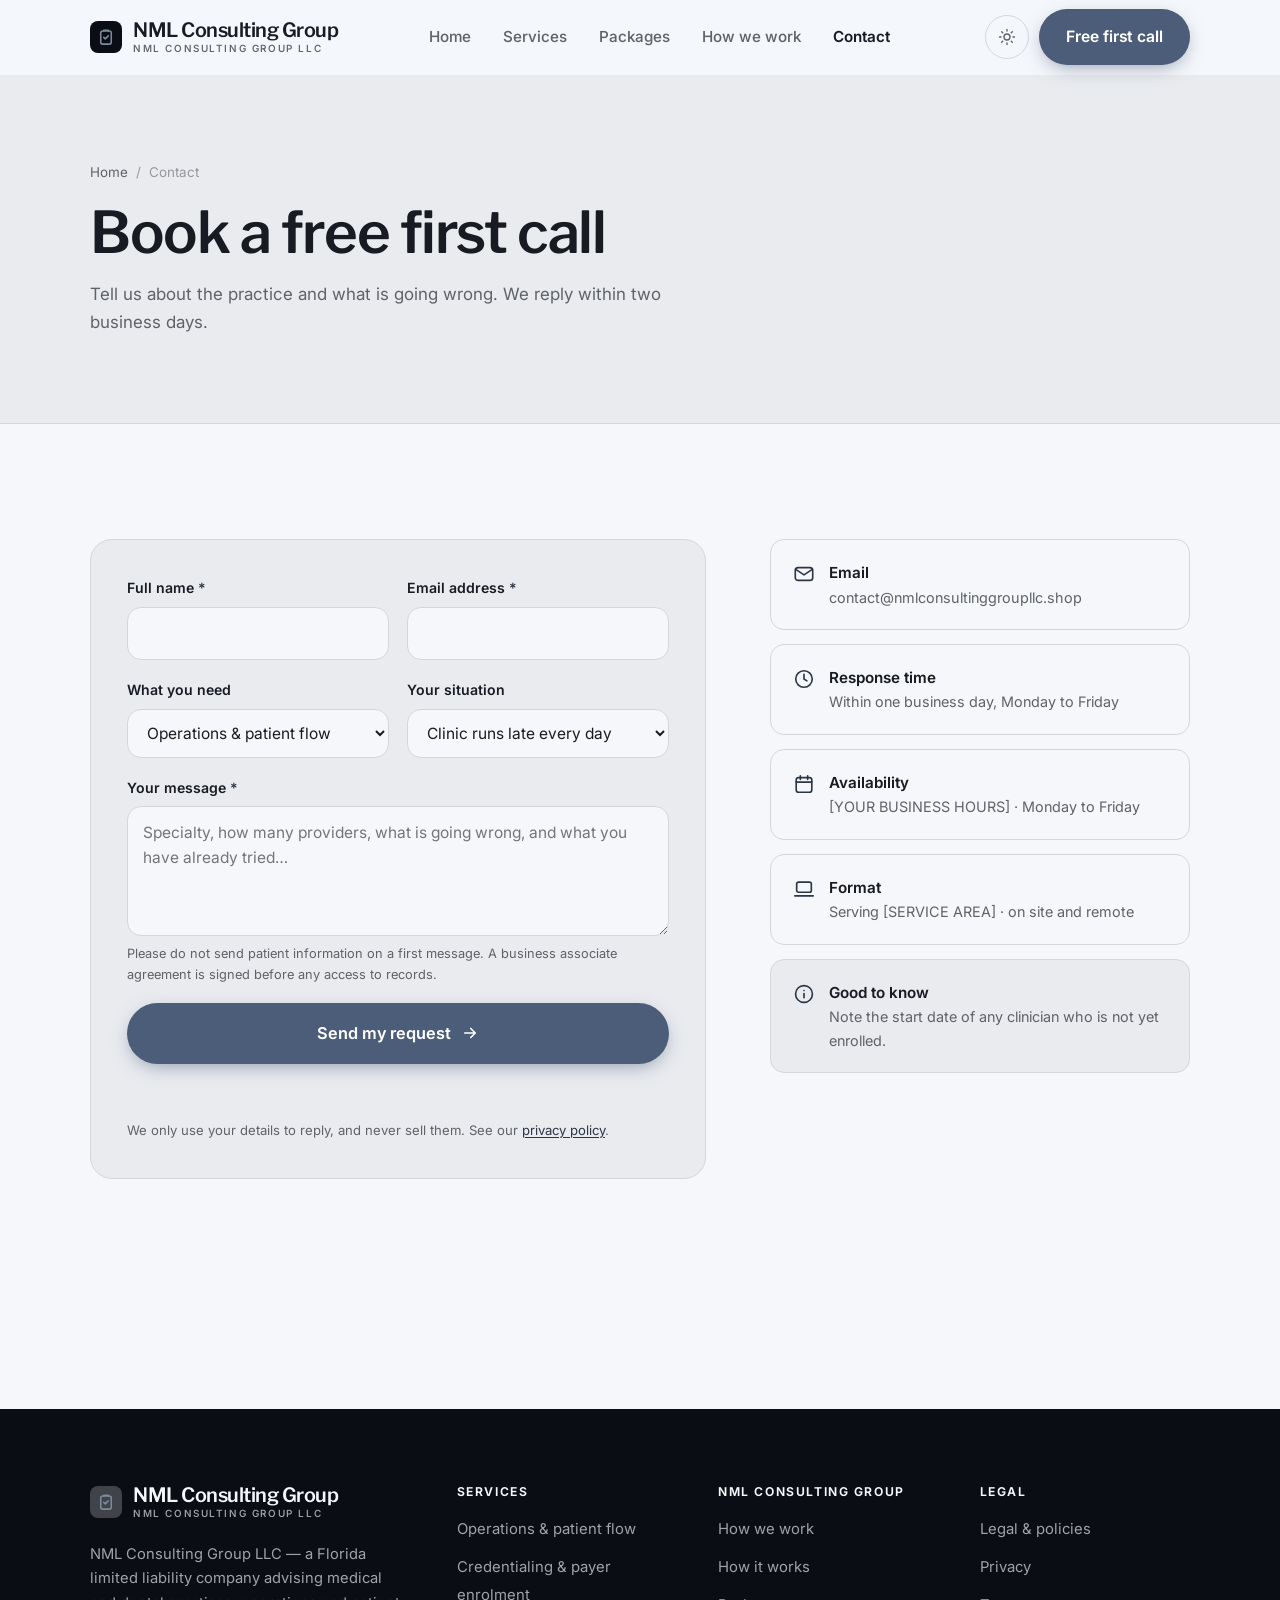
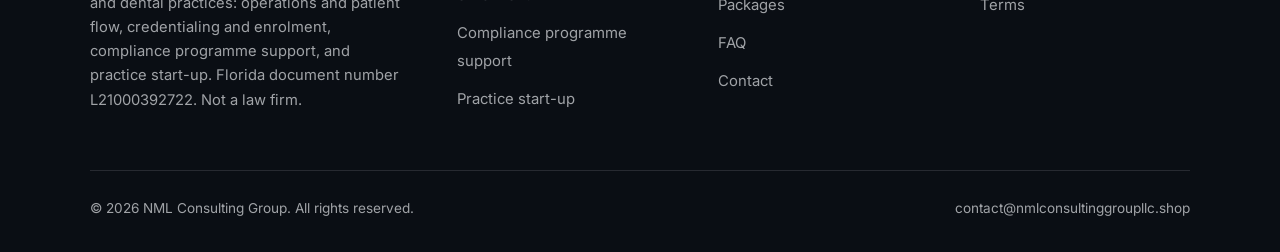
<file: contact.html>
<!DOCTYPE html>
<html lang="en" class="no-js">
<head>
<meta charset="utf-8">
<meta name="viewport" content="width=device-width, initial-scale=1">
<title>Contact — NML Consulting Group</title>
<meta name="description" content="Contact NML Consulting Group LLC. We reply within two business days.">
<link rel="canonical" href="https://nmlconsultinggroupllc.shop/contact.html">

<meta property="og:type" content="website">
<meta property="og:url" content="https://nmlconsultinggroupllc.shop/contact.html">
<meta property="og:site_name" content="NML Consulting Group">
<meta property="og:locale" content="en_US">
<meta property="og:title" content="Contact — NML Consulting Group">
<meta property="og:description" content="Contact NML Consulting Group LLC. We reply within two business days.">
<meta name="theme-color" content="#0a0e14">

<link rel="icon" href="assets/img/favicon.svg" type="image/svg+xml">
<link rel="preconnect" href="https://fonts.googleapis.com">
<link rel="preconnect" href="https://fonts.gstatic.com" crossorigin>
<link rel="stylesheet" href="https://fonts.googleapis.com/css2?family=Libre+Franklin:wght@400..700&family=Inter:wght@400..700&display=swap">
<link rel="stylesheet" href="assets/css/style.css">

<!-- Thème appliqué avant le premier rendu (évite le flash) -->
<script>
document.documentElement.classList.remove('no-js');
(function(){try{var t=localStorage.getItem('site-theme');if(t){document.documentElement.setAttribute('data-theme',t);}}catch(e){}})();
</script>
</head>

<body>
<a class="skip-link" href="#main">Skip to main content</a>

<header class="site-header">
  <nav class="wrap nav" aria-label="Main navigation">
    <a class="brand" href="index.html">
      <svg class="brand__mark" viewBox="0 0 64 64" aria-hidden="true">
        <rect class="bm-bg" width="64" height="64" rx="16"/>
        <g class="bm-ic" transform="translate(14 14) scale(1.5)" fill="none" stroke-width="2.1" stroke-linecap="round" stroke-linejoin="round"><rect x="5" y="4" width="14" height="17.5" rx="2.5"/><path d="M9 4V3h6v1M9 12.5l2 2 4-4"/></g>
      </svg>
      <span>NML Consulting Group<span class="brand__sub">NML Consulting Group LLC</span></span>
    </a>

    <ul class="nav__links" id="nav-links">
      <li><a href="index.html">Home</a></li>
      <li><a href="programs.html">Services</a></li>
      <li><a href="index.html#pricing">Packages</a></li>
      <li><a href="about.html">How we work</a></li>
      <li><a href="contact.html" aria-current="page">Contact</a></li>
      <li><a class="btn btn--primary" href="contact.html">Free first call</a></li>
    </ul>

    <div class="nav__cta">
      <button class="theme-toggle" type="button" aria-label="Switch to dark theme">
        <svg class="icon-sun" viewBox="0 0 24 24" fill="none" stroke="currentColor" stroke-width="1.8" stroke-linecap="round" aria-hidden="true"><circle cx="12" cy="12" r="4"/><path d="M12 2v2m0 16v2M2 12h2m16 0h2M4.9 4.9l1.4 1.4m11.4 11.4 1.4 1.4M19.1 4.9l-1.4 1.4M6.3 17.7l-1.4 1.4"/></svg>
        <svg class="icon-moon" viewBox="0 0 24 24" fill="none" stroke="currentColor" stroke-width="1.8" stroke-linecap="round" stroke-linejoin="round" aria-hidden="true"><path d="M21 12.8A9 9 0 1 1 11.2 3a7 7 0 0 0 9.8 9.8z"/></svg>
      </button>
      <a class="btn btn--primary" href="contact.html">Free first call</a>
      <button class="nav__toggle" type="button" aria-expanded="false" aria-controls="nav-links" aria-label="Open menu">
        <svg class="icon-open" viewBox="0 0 24 24" fill="none" stroke="currentColor" stroke-width="2" stroke-linecap="round" aria-hidden="true"><path d="M3 6h18M3 12h18M3 18h18"/></svg>
        <svg class="icon-close" viewBox="0 0 24 24" fill="none" stroke="currentColor" stroke-width="2" stroke-linecap="round" aria-hidden="true"><path d="M6 6l12 12M18 6L6 18"/></svg>
      </button>
    </div>
  </nav>
</header>

<main id="main">

<section class="page-head">
  <div class="wrap">
    <nav class="breadcrumb" aria-label="Breadcrumb">
      <a href="index.html">Home</a><span>/</span><span aria-current="page">Contact</span>
    </nav>
    <h1>Book a free first call</h1>
    <p>Tell us about the practice and what is going wrong. We reply within two business days.</p>
  </div>
</section>

<section class="section wrap">
  <div class="form-layout">

    <!--
      FORM: the action attribute holds a placeholder id. Create a free form at
      https://formspree.io and replace VOTRE_ID_FORMSPREE. Until then, the button
      opens the visitor's email app with a pre-filled message to contact@nmlconsultinggroupllc.shop.
    -->
    <form class="form" id="contact-form" action="https://formspree.io/f/VOTRE_ID_FORMSPREE" method="POST"
          data-email="contact@nmlconsultinggroupllc.shop" data-subject="Practice consulting enquiry"
          data-msg-mail="Your email app will open with the message ready to send." data-msg-sending="Sending…"
          data-msg-ok="Thanks! Your message is on its way. We reply within one business day." data-msg-err="Sending failed. Please email us directly at">
      <div class="form__row">
        <div class="field">
          <label for="nom">Full name <span class="req" aria-hidden="true">*</span></label>
          <input type="text" id="nom" name="nom" autocomplete="name" required>
        </div>
        <div class="field">
          <label for="email">Email address <span class="req" aria-hidden="true">*</span></label>
          <input type="email" id="email" name="email" autocomplete="email" required>
        </div>
      </div>

      <div class="form__row">
        <div class="field">
          <label for="programme">What you need</label>
          <select id="programme" name="programme">
            <option>Operations &amp; patient flow</option>
            <option>Credentialing &amp; payer enrolment</option>
            <option>Compliance programme support</option>
            <option>Practice start-up</option>
            <option>Not sure yet</option>
          </select>
        </div>
        <div class="field">
          <label for="niveau">Your situation</label>
          <select id="niveau" name="niveau">
            <option>Clinic runs late every day</option>
            <option>Credentialing a new provider</option>
            <option>Building a compliance programme</option>
            <option>Opening a new practice</option>
          </select>
        </div>
      </div>

      <div class="field">
        <label for="message">Your message <span class="req" aria-hidden="true">*</span></label>
        <textarea id="message" name="message" required placeholder="Specialty, how many providers, what is going wrong, and what you have already tried…"></textarea>
        <span class="field__hint">Please do not send patient information on a first message. A business associate agreement is signed before any access to records.</span>
      </div>

      <!-- Bot trap: hidden from humans -->
      <div class="visually-hidden" aria-hidden="true">
        <label for="site-web">Leave this field empty</label>
        <input type="text" id="site-web" name="_gotcha" tabindex="-1" autocomplete="off">
      </div>

      <button class="btn btn--primary btn--lg" type="submit">Send my request <svg viewBox="0 0 24 24" fill="none" stroke="currentColor" stroke-width="2.2" stroke-linecap="round" stroke-linejoin="round" aria-hidden="true"><path d="M5 12h14M13 6l6 6-6 6"/></svg></button>

      <p id="form-status" class="form__status" role="status" aria-live="polite"></p>

      <p class="form__note">
        We only use your details to reply, and never sell them. See our <a href="legal.html#privacy">privacy policy</a>.
      </p>
    </form>

    <aside class="contact-aside">
      <div class="contact-card">
        <svg viewBox="0 0 24 24" fill="none" stroke="currentColor" stroke-width="1.8" stroke-linecap="round" stroke-linejoin="round" aria-hidden="true"><rect x="2.5" y="5" width="19" height="14" rx="3"/><path d="M3 7l9 6 9-6"/></svg>
        <div><b>Email</b><a href="mailto:contact@nmlconsultinggroupllc.shop">contact@nmlconsultinggroupllc.shop</a></div>
      </div>
      <div class="contact-card">
        <svg viewBox="0 0 24 24" fill="none" stroke="currentColor" stroke-width="1.8" stroke-linecap="round" stroke-linejoin="round" aria-hidden="true"><circle cx="12" cy="12" r="9"/><path d="M12 7v5l3.2 2"/></svg>
        <div><b>Response time</b><span>Within one business day, Monday to Friday</span></div>
      </div>
      <div class="contact-card">
        <svg viewBox="0 0 24 24" fill="none" stroke="currentColor" stroke-width="1.8" stroke-linecap="round" stroke-linejoin="round" aria-hidden="true"><rect x="3.5" y="5" width="17" height="16" rx="2.5"/><path d="M8 3v4M16 3v4M3.5 10h17"/></svg>
        <div><b>Availability</b><span>[YOUR BUSINESS HOURS] · Monday to Friday</span></div>
      </div>
      <div class="contact-card">
        <svg viewBox="0 0 24 24" fill="none" stroke="currentColor" stroke-width="1.8" stroke-linecap="round" stroke-linejoin="round" aria-hidden="true"><rect x="4" y="4.5" width="16" height="11" rx="2"/><path d="M2 19.5h20"/></svg>
        <div><b>Format</b><span>Serving [SERVICE AREA] · on site and remote</span></div>
      </div>
      <div class="contact-card contact-card--soft">
        <svg viewBox="0 0 24 24" fill="none" stroke="currentColor" stroke-width="1.8" stroke-linecap="round" stroke-linejoin="round" aria-hidden="true"><circle cx="12" cy="12" r="9.2"/><path d="M12 16v-4.5M12 8.2v.1"/></svg>
        <div><b>Good to know</b><span>Note the start date of any clinician who is not yet enrolled.</span></div>
      </div>
    </aside>

  </div>
</section>

</main>

<footer class="site-footer">
  <div class="wrap">
    <div class="footer__grid">
      <div class="footer__brand">
        <a class="brand" href="index.html">
          <svg class="brand__mark" viewBox="0 0 64 64" aria-hidden="true">
        <rect class="bm-bg" width="64" height="64" rx="16"/>
        <g class="bm-ic" transform="translate(14 14) scale(1.5)" fill="none" stroke-width="2.1" stroke-linecap="round" stroke-linejoin="round"><rect x="5" y="4" width="14" height="17.5" rx="2.5"/><path d="M9 4V3h6v1M9 12.5l2 2 4-4"/></g>
      </svg>
          <span>NML Consulting Group<span class="brand__sub">NML Consulting Group LLC</span></span>
        </a>
        <p>NML Consulting Group LLC — a Florida limited liability company advising medical and dental practices: operations and patient flow, credentialing and enrolment, compliance programme support, and practice start-up. Florida document number L21000392722. Not a law firm.</p>
      </div>

      <div class="footer__col">
        <h4>Services</h4>
        <ul>
          <li><a href="programs.html#operations">Operations &amp; patient flow</a></li>
          <li><a href="programs.html#credentialing">Credentialing &amp; payer enrolment</a></li>
          <li><a href="programs.html#compliance">Compliance programme support</a></li>
          <li><a href="programs.html#startup">Practice start-up</a></li>
        </ul>
      </div>

      <div class="footer__col">
        <h4>NML Consulting Group</h4>
        <ul>
          <li><a href="about.html">How we work</a></li>
          <li><a href="index.html#how-it-works">How it works</a></li>
          <li><a href="index.html#pricing">Packages</a></li>
          <li><a href="index.html#faq">FAQ</a></li>
          <li><a href="contact.html">Contact</a></li>
        </ul>
      </div>

      <div class="footer__col">
        <h4>Legal</h4>
        <ul>
          <li><a href="legal.html">Legal &amp; policies</a></li>
          <li><a href="legal.html#privacy">Privacy</a></li>
          <li><a href="legal.html#terms">Terms</a></li>
        </ul>
      </div>
    </div>

    <div class="footer__bottom">
      <p>© <span data-year>2026</span> NML Consulting Group. All rights reserved.</p>
      <p><a href="mailto:contact@nmlconsultinggroupllc.shop">contact@nmlconsultinggroupllc.shop</a></p>
    </div>
  </div>
</footer>

<script src="assets/js/main.js" defer></script>
</body>
</html>
</file>
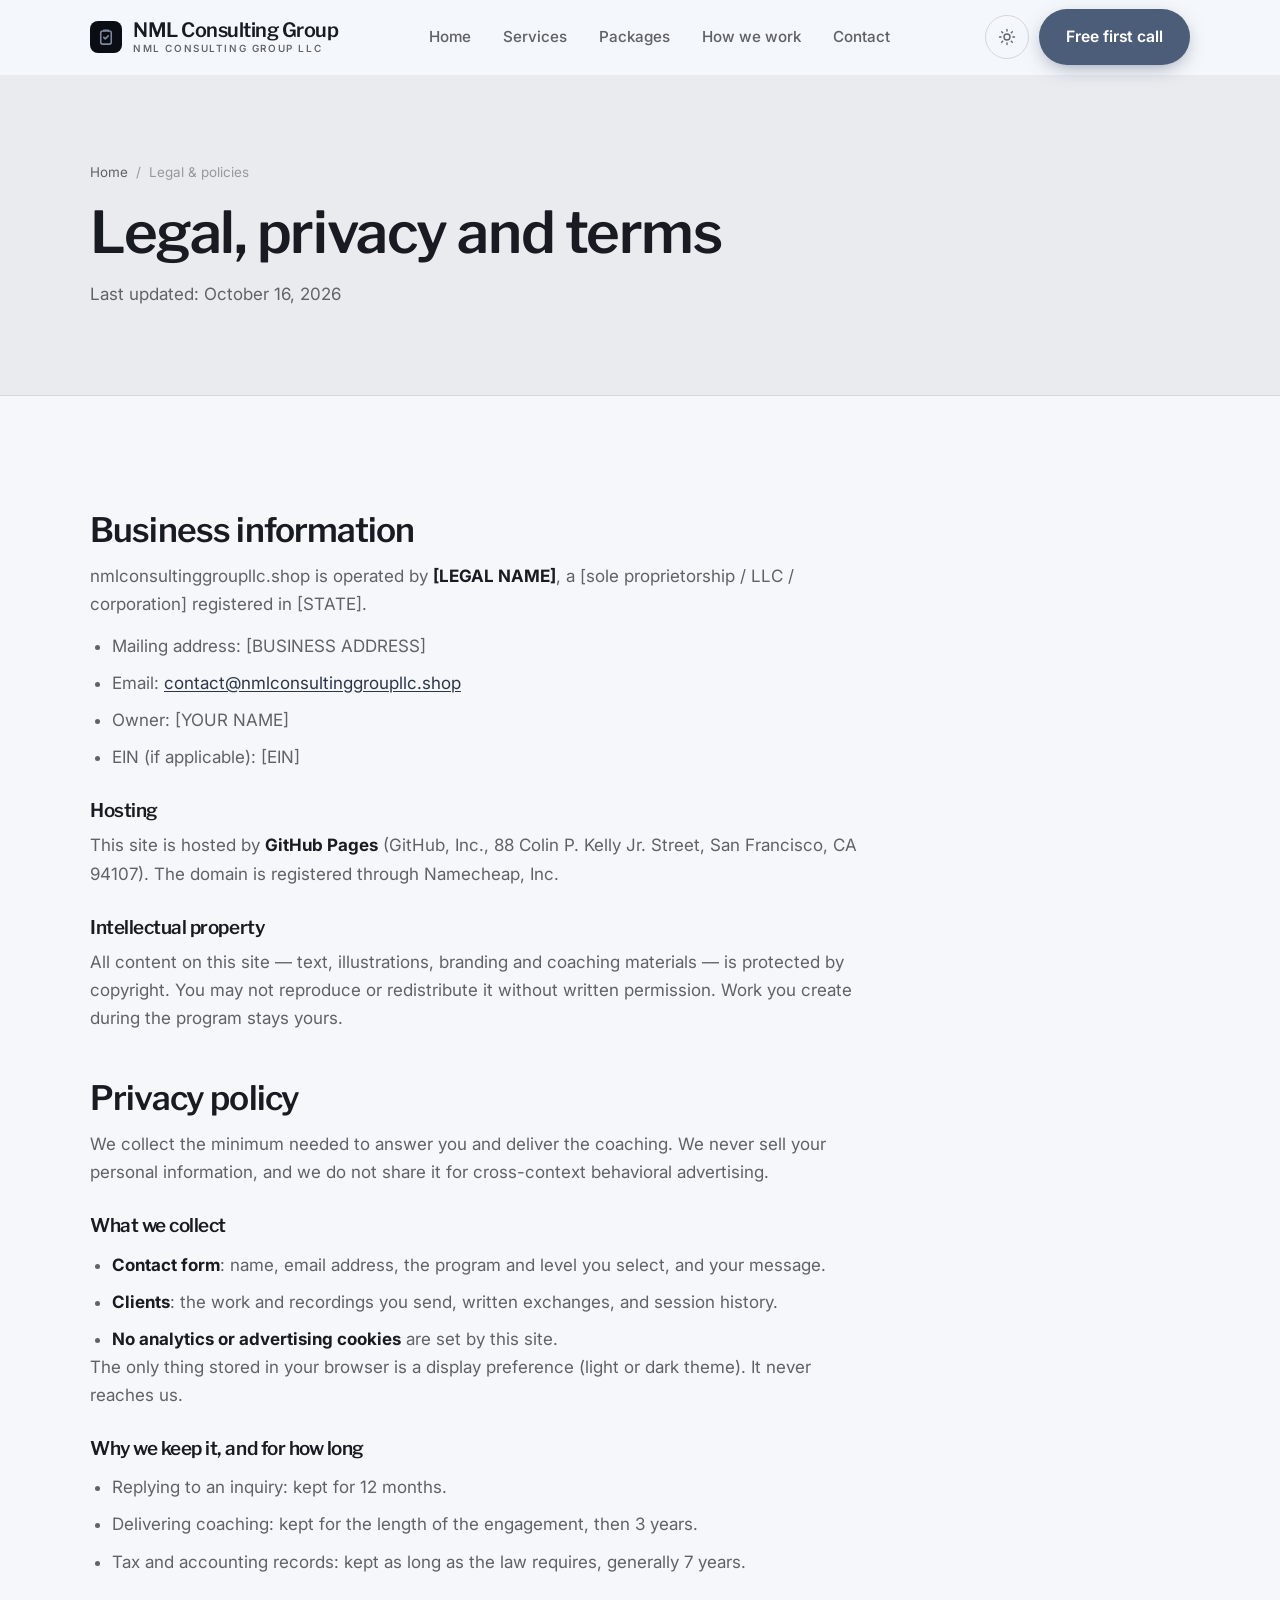
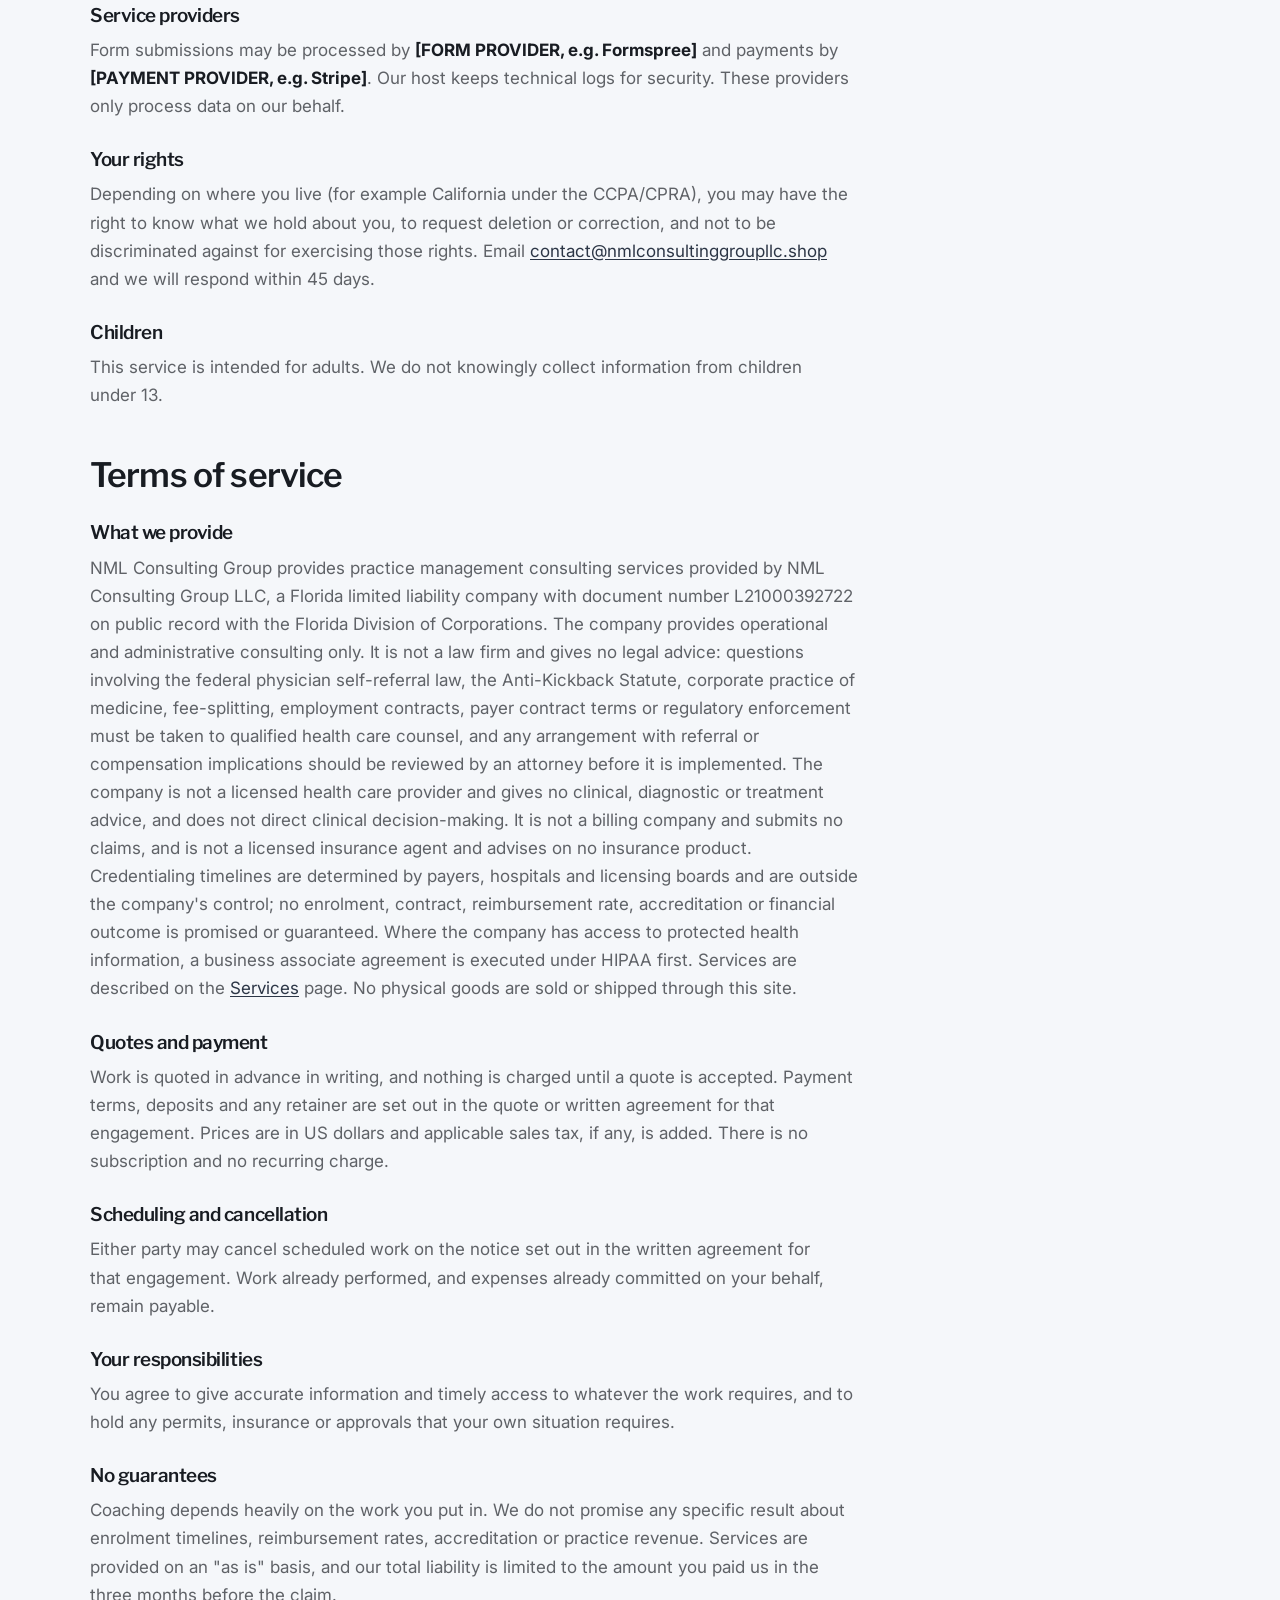
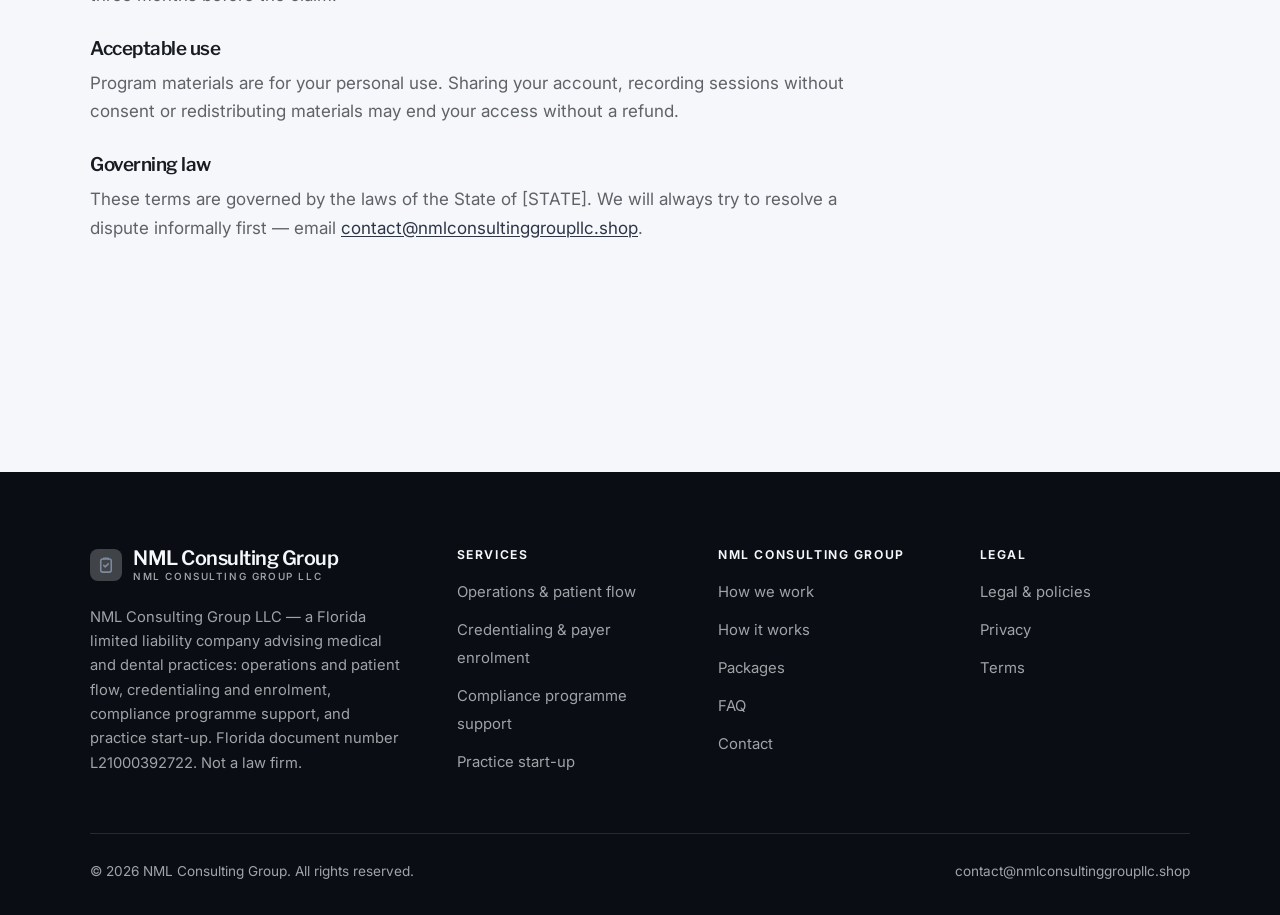
<file: legal.html>
<!DOCTYPE html>
<html lang="en" class="no-js">
<head>
<meta charset="utf-8">
<meta name="viewport" content="width=device-width, initial-scale=1">
<title>Legal, privacy and terms — NML Consulting Group</title>
<meta name="description" content="Business information, privacy policy and terms of service for NML Consulting Group.">
<meta name="robots" content="noindex">

<meta property="og:type" content="website">
<meta property="og:url" content="https://nmlconsultinggroupllc.shop/legal.html">
<meta property="og:site_name" content="NML Consulting Group">
<meta property="og:locale" content="en_US">
<meta property="og:title" content="Legal, privacy and terms — NML Consulting Group">
<meta property="og:description" content="Business information, privacy policy and terms of service for NML Consulting Group.">
<meta name="theme-color" content="#0a0e14">

<link rel="icon" href="assets/img/favicon.svg" type="image/svg+xml">
<link rel="preconnect" href="https://fonts.googleapis.com">
<link rel="preconnect" href="https://fonts.gstatic.com" crossorigin>
<link rel="stylesheet" href="https://fonts.googleapis.com/css2?family=Libre+Franklin:wght@400..700&family=Inter:wght@400..700&display=swap">
<link rel="stylesheet" href="assets/css/style.css">

<!-- Thème appliqué avant le premier rendu (évite le flash) -->
<script>
document.documentElement.classList.remove('no-js');
(function(){try{var t=localStorage.getItem('site-theme');if(t){document.documentElement.setAttribute('data-theme',t);}}catch(e){}})();
</script>
</head>

<body>
<a class="skip-link" href="#main">Skip to main content</a>

<header class="site-header">
  <nav class="wrap nav" aria-label="Main navigation">
    <a class="brand" href="index.html">
      <svg class="brand__mark" viewBox="0 0 64 64" aria-hidden="true">
        <rect class="bm-bg" width="64" height="64" rx="16"/>
        <g class="bm-ic" transform="translate(14 14) scale(1.5)" fill="none" stroke-width="2.1" stroke-linecap="round" stroke-linejoin="round"><rect x="5" y="4" width="14" height="17.5" rx="2.5"/><path d="M9 4V3h6v1M9 12.5l2 2 4-4"/></g>
      </svg>
      <span>NML Consulting Group<span class="brand__sub">NML Consulting Group LLC</span></span>
    </a>

    <ul class="nav__links" id="nav-links">
      <li><a href="index.html">Home</a></li>
      <li><a href="programs.html">Services</a></li>
      <li><a href="index.html#pricing">Packages</a></li>
      <li><a href="about.html">How we work</a></li>
      <li><a href="contact.html">Contact</a></li>
      <li><a class="btn btn--primary" href="contact.html">Free first call</a></li>
    </ul>

    <div class="nav__cta">
      <button class="theme-toggle" type="button" aria-label="Switch to dark theme">
        <svg class="icon-sun" viewBox="0 0 24 24" fill="none" stroke="currentColor" stroke-width="1.8" stroke-linecap="round" aria-hidden="true"><circle cx="12" cy="12" r="4"/><path d="M12 2v2m0 16v2M2 12h2m16 0h2M4.9 4.9l1.4 1.4m11.4 11.4 1.4 1.4M19.1 4.9l-1.4 1.4M6.3 17.7l-1.4 1.4"/></svg>
        <svg class="icon-moon" viewBox="0 0 24 24" fill="none" stroke="currentColor" stroke-width="1.8" stroke-linecap="round" stroke-linejoin="round" aria-hidden="true"><path d="M21 12.8A9 9 0 1 1 11.2 3a7 7 0 0 0 9.8 9.8z"/></svg>
      </button>
      <a class="btn btn--primary" href="contact.html">Free first call</a>
      <button class="nav__toggle" type="button" aria-expanded="false" aria-controls="nav-links" aria-label="Open menu">
        <svg class="icon-open" viewBox="0 0 24 24" fill="none" stroke="currentColor" stroke-width="2" stroke-linecap="round" aria-hidden="true"><path d="M3 6h18M3 12h18M3 18h18"/></svg>
        <svg class="icon-close" viewBox="0 0 24 24" fill="none" stroke="currentColor" stroke-width="2" stroke-linecap="round" aria-hidden="true"><path d="M6 6l12 12M18 6L6 18"/></svg>
      </button>
    </div>
  </nav>
</header>

<main id="main">

<section class="page-head">
  <div class="wrap">
    <nav class="breadcrumb" aria-label="Breadcrumb">
      <a href="index.html">Home</a><span>/</span><span aria-current="page">Legal &amp; policies</span>
    </nav>
    <h1>Legal, privacy and terms</h1>
    <p>Last updated: <time datetime="2026-10-16">October 16, 2026</time></p>
  </div>
</section>

<section class="section wrap">
  <div class="prose">

    <!--
      TO DO: this is a skeleton, not legal advice. Replace every [BRACKET] with
      your real details before selling, and have a lawyer review it if you can.
      Consumer protection rules differ by state.
    -->

    <h2 id="business">Business information</h2>
    <p>
      nmlconsultinggroupllc.shop is operated by <strong>[LEGAL NAME]</strong>, a [sole proprietorship / LLC / corporation]
      registered in [STATE].
    </p>
    <ul>
      <li>Mailing address: [BUSINESS ADDRESS]</li>
      <li>Email: <a href="mailto:contact@nmlconsultinggroupllc.shop">contact@nmlconsultinggroupllc.shop</a></li>
      <li>Owner: [YOUR NAME]</li>
      <li>EIN (if applicable): [EIN]</li>
    </ul>

    <h3>Hosting</h3>
    <p>
      This site is hosted by <strong>GitHub Pages</strong> (GitHub, Inc., 88 Colin P. Kelly Jr. Street,
      San Francisco, CA 94107). The domain is registered through Namecheap, Inc.
    </p>

    <h3>Intellectual property</h3>
    <p>
      All content on this site — text, illustrations, branding and coaching materials — is protected by
      copyright. You may not reproduce or redistribute it without written permission. Work you create during
      the program stays yours.
    </p>

    <h2 id="privacy">Privacy policy</h2>
    <p>
      We collect the minimum needed to answer you and deliver the coaching. We never sell your personal
      information, and we do not share it for cross-context behavioral advertising.
    </p>
    <h3>What we collect</h3>
    <ul>
      <li><strong>Contact form</strong>: name, email address, the program and level you select, and your message.</li>
      <li><strong>Clients</strong>: the work and recordings you send, written exchanges, and session history.</li>
      <li><strong>No analytics or advertising cookies</strong> are set by this site.</li>
    </ul>
    <p>
      The only thing stored in your browser is a display preference (light or dark theme). It never reaches us.
    </p>
    <h3>Why we keep it, and for how long</h3>
    <ul>
      <li>Replying to an inquiry: kept for 12 months.</li>
      <li>Delivering coaching: kept for the length of the engagement, then 3 years.</li>
      <li>Tax and accounting records: kept as long as the law requires, generally 7 years.</li>
    </ul>
    <h3>Service providers</h3>
    <p>
      Form submissions may be processed by <strong>[FORM PROVIDER, e.g. Formspree]</strong> and payments by
      <strong>[PAYMENT PROVIDER, e.g. Stripe]</strong>. Our host keeps technical logs for security. These
      providers only process data on our behalf.
    </p>
    <h3>Your rights</h3>
    <p>
      Depending on where you live (for example California under the CCPA/CPRA), you may have the right to
      know what we hold about you, to request deletion or correction, and not to be discriminated against for
      exercising those rights. Email <a href="mailto:contact@nmlconsultinggroupllc.shop">contact@nmlconsultinggroupllc.shop</a> and we will respond within 45 days.
    </p>
    <h3>Children</h3>
    <p>
      This service is intended for adults. We do not knowingly collect information from children under 13.
    </p>

    <h2 id="terms">Terms of service</h2>
    <h3>What we provide</h3>
    <p>
      NML Consulting Group provides practice management consulting services provided by NML Consulting Group LLC, a Florida limited liability company with document number L21000392722 on public record with the Florida Division of Corporations. The company provides operational and administrative consulting only. It is not a law firm and gives no legal advice: questions involving the federal physician self-referral law, the Anti-Kickback Statute, corporate practice of medicine, fee-splitting, employment contracts, payer contract terms or regulatory enforcement must be taken to qualified health care counsel, and any arrangement with referral or compensation implications should be reviewed by an attorney before it is implemented. The company is not a licensed health care provider and gives no clinical, diagnostic or treatment advice, and does not direct clinical decision-making. It is not a billing company and submits no claims, and is not a licensed insurance agent and advises on no insurance product. Credentialing timelines are determined by payers, hospitals and licensing boards and are outside the company's control; no enrolment, contract, reimbursement rate, accreditation or financial outcome is promised or guaranteed. Where the company has access to protected health information, a business associate agreement is executed under HIPAA first. Services are described on the
      <a href="programs.html">Services</a> page. No physical goods are sold or shipped through this site.
    </p>
    <h3>Quotes and payment</h3>
    <p>
      Work is quoted in advance in writing, and nothing is charged until a quote is accepted. Payment terms,
      deposits and any retainer are set out in the quote or written agreement for that engagement. Prices are in
      US dollars and applicable sales tax, if any, is added. There is no subscription and no recurring charge.
    </p>
    <h3>Scheduling and cancellation</h3>
    <p>
      Either party may cancel scheduled work on the notice set out in the written agreement for that engagement.
      Work already performed, and expenses already committed on your behalf, remain payable.
    </p>
    <h3>Your responsibilities</h3>
    <p>
      You agree to give accurate information and timely access to whatever the work requires, and to hold any
      permits, insurance or approvals that your own situation requires.
    </p>

    <h3>No guarantees</h3>
    <p>
      Coaching depends heavily on the work you put in. We do not promise any specific result
      about enrolment timelines, reimbursement rates, accreditation or practice revenue. Services are provided on an "as is" basis, and our total
      liability is limited to the amount you paid us in the three months before the claim.
    </p>
    <h3>Acceptable use</h3>
    <p>
      Program materials are for your personal use. Sharing your account, recording sessions without consent
      or redistributing materials may end your access without a refund.
    </p>
    <h3>Governing law</h3>
    <p>
      These terms are governed by the laws of the State of [STATE]. We will always try to resolve a dispute
      informally first — email <a href="mailto:contact@nmlconsultinggroupllc.shop">contact@nmlconsultinggroupllc.shop</a>.
    </p>

  </div>
</section>

</main>

<footer class="site-footer">
  <div class="wrap">
    <div class="footer__grid">
      <div class="footer__brand">
        <a class="brand" href="index.html">
          <svg class="brand__mark" viewBox="0 0 64 64" aria-hidden="true">
        <rect class="bm-bg" width="64" height="64" rx="16"/>
        <g class="bm-ic" transform="translate(14 14) scale(1.5)" fill="none" stroke-width="2.1" stroke-linecap="round" stroke-linejoin="round"><rect x="5" y="4" width="14" height="17.5" rx="2.5"/><path d="M9 4V3h6v1M9 12.5l2 2 4-4"/></g>
      </svg>
          <span>NML Consulting Group<span class="brand__sub">NML Consulting Group LLC</span></span>
        </a>
        <p>NML Consulting Group LLC — a Florida limited liability company advising medical and dental practices: operations and patient flow, credentialing and enrolment, compliance programme support, and practice start-up. Florida document number L21000392722. Not a law firm.</p>
      </div>

      <div class="footer__col">
        <h4>Services</h4>
        <ul>
          <li><a href="programs.html#operations">Operations &amp; patient flow</a></li>
          <li><a href="programs.html#credentialing">Credentialing &amp; payer enrolment</a></li>
          <li><a href="programs.html#compliance">Compliance programme support</a></li>
          <li><a href="programs.html#startup">Practice start-up</a></li>
        </ul>
      </div>

      <div class="footer__col">
        <h4>NML Consulting Group</h4>
        <ul>
          <li><a href="about.html">How we work</a></li>
          <li><a href="index.html#how-it-works">How it works</a></li>
          <li><a href="index.html#pricing">Packages</a></li>
          <li><a href="index.html#faq">FAQ</a></li>
          <li><a href="contact.html">Contact</a></li>
        </ul>
      </div>

      <div class="footer__col">
        <h4>Legal</h4>
        <ul>
          <li><a href="legal.html">Legal &amp; policies</a></li>
          <li><a href="legal.html#privacy">Privacy</a></li>
          <li><a href="legal.html#terms">Terms</a></li>
        </ul>
      </div>
    </div>

    <div class="footer__bottom">
      <p>© <span data-year>2026</span> NML Consulting Group. All rights reserved.</p>
      <p><a href="mailto:contact@nmlconsultinggroupllc.shop">contact@nmlconsultinggroupllc.shop</a></p>
    </div>
  </div>
</footer>

<script src="assets/js/main.js" defer></script>
</body>
</html>
</file>
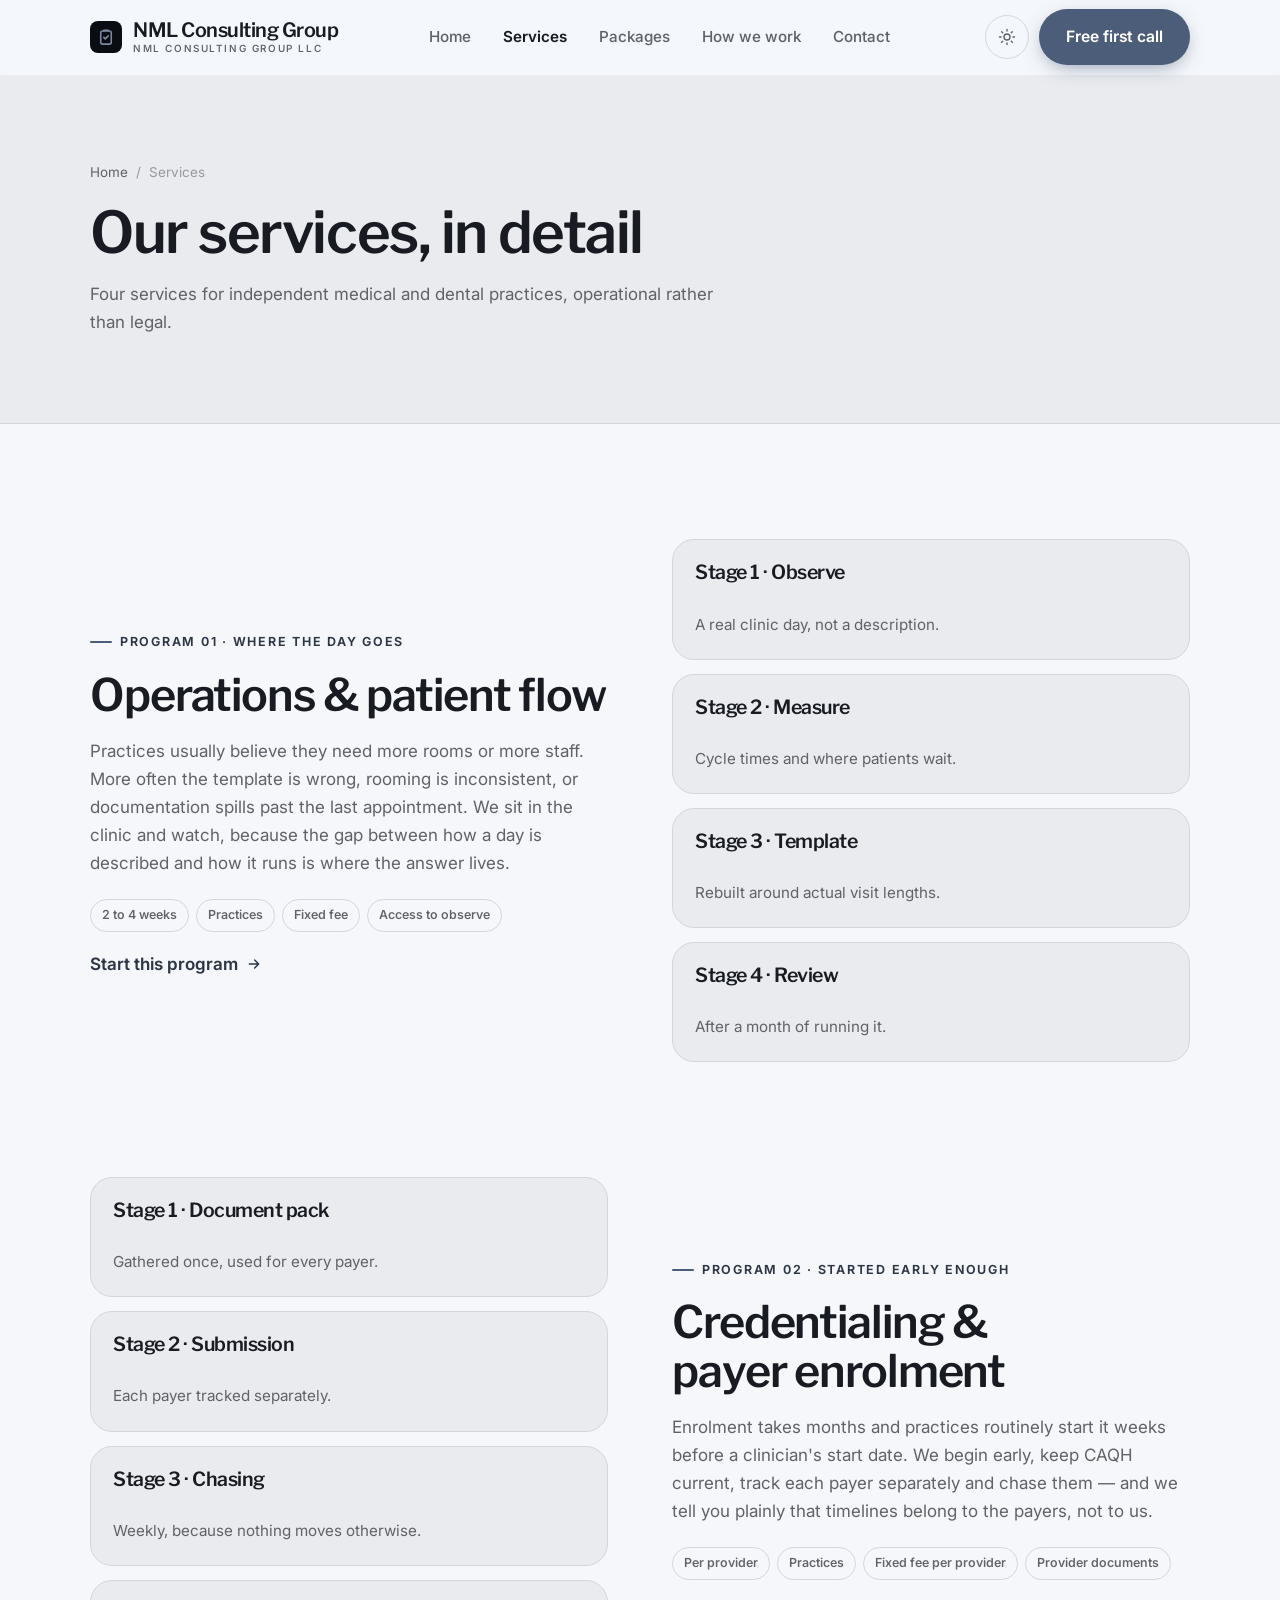
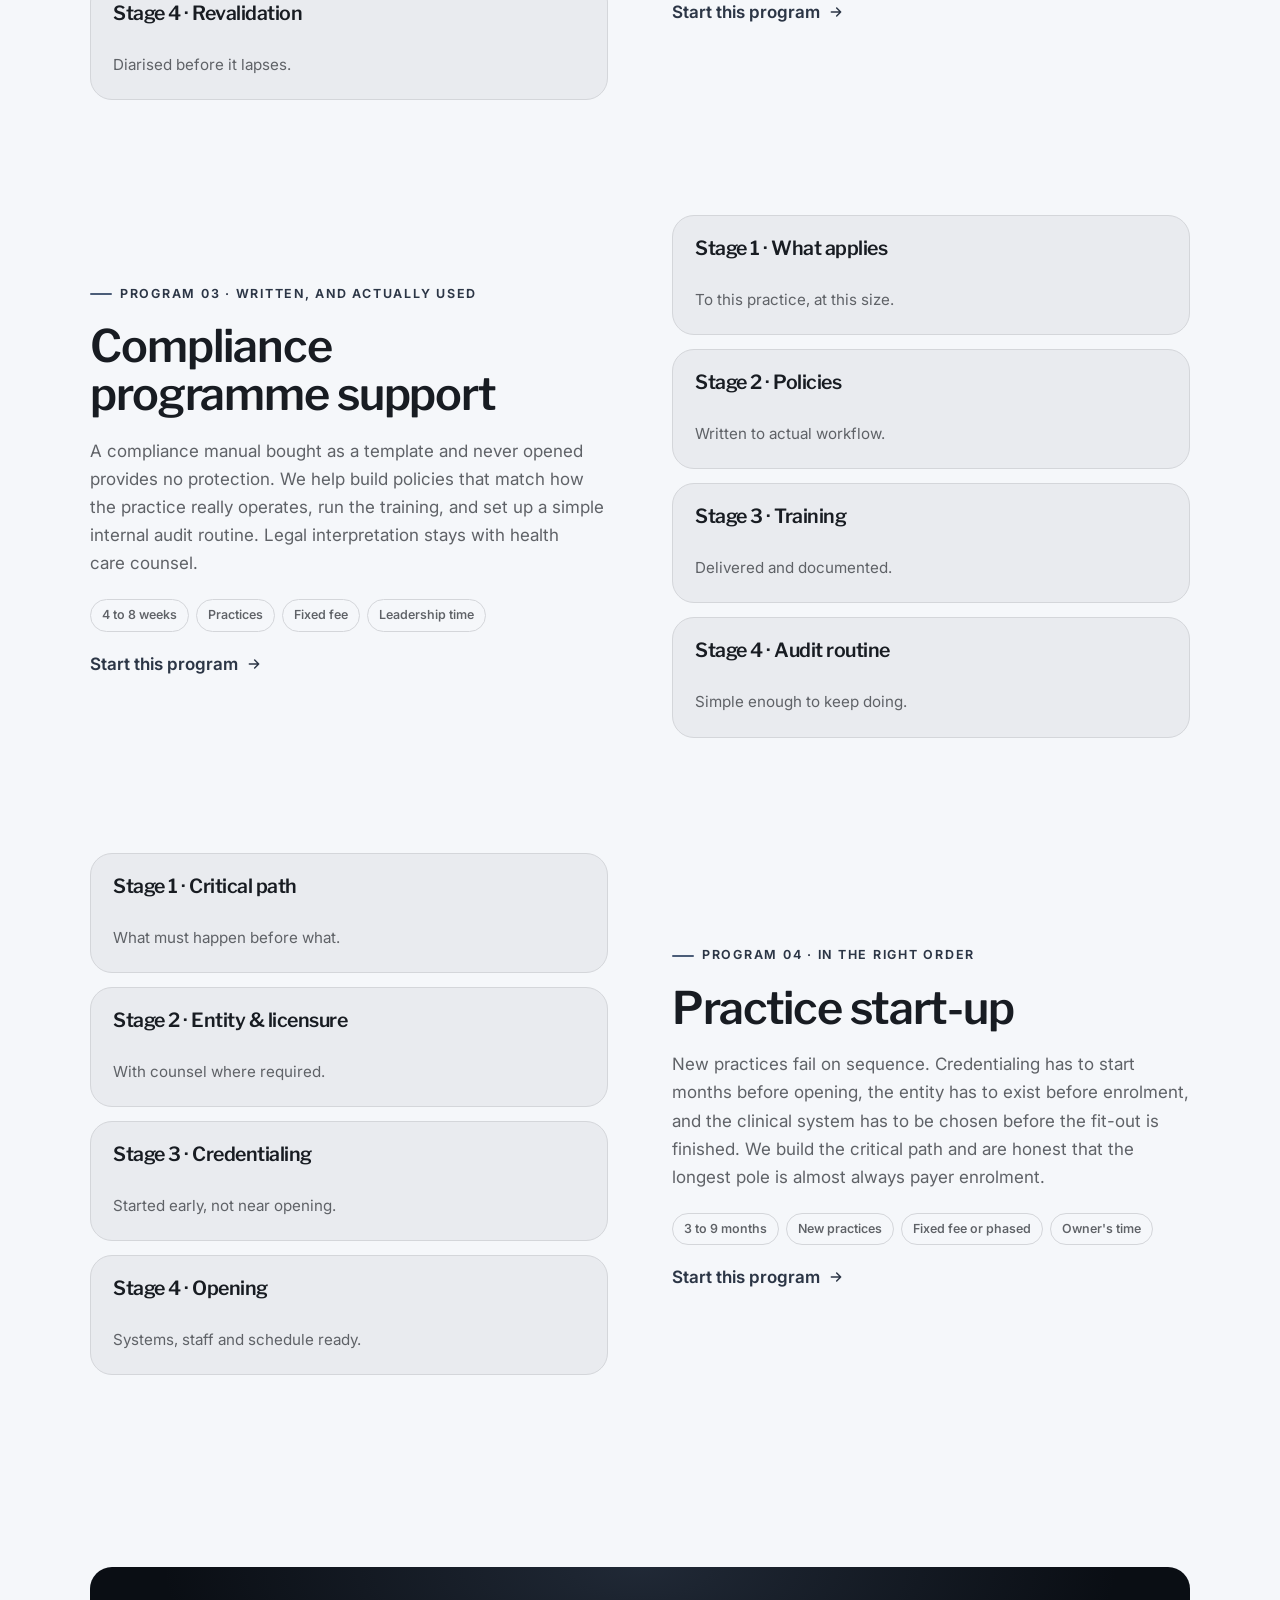
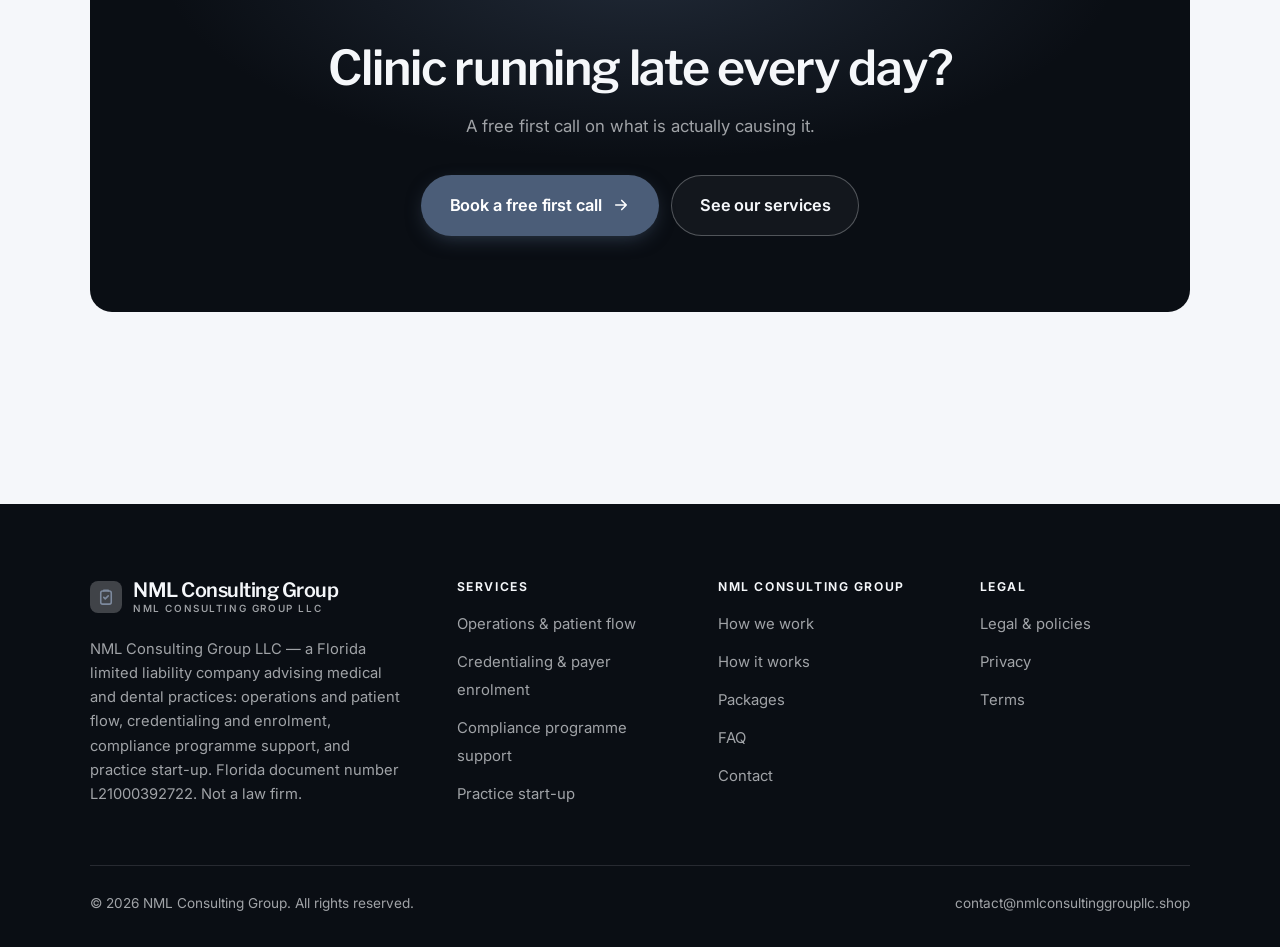
<file: programs.html>
<!DOCTYPE html>
<html lang="en" class="no-js">
<head>
<meta charset="utf-8">
<meta name="viewport" content="width=device-width, initial-scale=1">
<title>Services — NML Consulting Group</title>
<meta name="description" content="Services of NML Consulting Group LLC: operations and patient flow, credentialing and payer enrolment, compliance programme support, and practice start-up.">
<link rel="canonical" href="https://nmlconsultinggroupllc.shop/programs.html">

<meta property="og:type" content="website">
<meta property="og:url" content="https://nmlconsultinggroupllc.shop/programs.html">
<meta property="og:site_name" content="NML Consulting Group">
<meta property="og:locale" content="en_US">
<meta property="og:title" content="Services — NML Consulting Group">
<meta property="og:description" content="Services of NML Consulting Group LLC: operations and patient flow, credentialing and payer enrolment, compliance programme support, and practice start-up.">
<meta name="theme-color" content="#0a0e14">

<link rel="icon" href="assets/img/favicon.svg" type="image/svg+xml">
<link rel="preconnect" href="https://fonts.googleapis.com">
<link rel="preconnect" href="https://fonts.gstatic.com" crossorigin>
<link rel="stylesheet" href="https://fonts.googleapis.com/css2?family=Libre+Franklin:wght@400..700&family=Inter:wght@400..700&display=swap">
<link rel="stylesheet" href="assets/css/style.css">

<!-- Thème appliqué avant le premier rendu (évite le flash) -->
<script>
document.documentElement.classList.remove('no-js');
(function(){try{var t=localStorage.getItem('site-theme');if(t){document.documentElement.setAttribute('data-theme',t);}}catch(e){}})();
</script>
</head>

<body>
<a class="skip-link" href="#main">Skip to main content</a>

<header class="site-header">
  <nav class="wrap nav" aria-label="Main navigation">
    <a class="brand" href="index.html">
      <svg class="brand__mark" viewBox="0 0 64 64" aria-hidden="true">
        <rect class="bm-bg" width="64" height="64" rx="16"/>
        <g class="bm-ic" transform="translate(14 14) scale(1.5)" fill="none" stroke-width="2.1" stroke-linecap="round" stroke-linejoin="round"><rect x="5" y="4" width="14" height="17.5" rx="2.5"/><path d="M9 4V3h6v1M9 12.5l2 2 4-4"/></g>
      </svg>
      <span>NML Consulting Group<span class="brand__sub">NML Consulting Group LLC</span></span>
    </a>

    <ul class="nav__links" id="nav-links">
      <li><a href="index.html">Home</a></li>
      <li><a href="programs.html" aria-current="page">Services</a></li>
      <li><a href="index.html#pricing">Packages</a></li>
      <li><a href="about.html">How we work</a></li>
      <li><a href="contact.html">Contact</a></li>
      <li><a class="btn btn--primary" href="contact.html">Free first call</a></li>
    </ul>

    <div class="nav__cta">
      <button class="theme-toggle" type="button" aria-label="Switch to dark theme">
        <svg class="icon-sun" viewBox="0 0 24 24" fill="none" stroke="currentColor" stroke-width="1.8" stroke-linecap="round" aria-hidden="true"><circle cx="12" cy="12" r="4"/><path d="M12 2v2m0 16v2M2 12h2m16 0h2M4.9 4.9l1.4 1.4m11.4 11.4 1.4 1.4M19.1 4.9l-1.4 1.4M6.3 17.7l-1.4 1.4"/></svg>
        <svg class="icon-moon" viewBox="0 0 24 24" fill="none" stroke="currentColor" stroke-width="1.8" stroke-linecap="round" stroke-linejoin="round" aria-hidden="true"><path d="M21 12.8A9 9 0 1 1 11.2 3a7 7 0 0 0 9.8 9.8z"/></svg>
      </button>
      <a class="btn btn--primary" href="contact.html">Free first call</a>
      <button class="nav__toggle" type="button" aria-expanded="false" aria-controls="nav-links" aria-label="Open menu">
        <svg class="icon-open" viewBox="0 0 24 24" fill="none" stroke="currentColor" stroke-width="2" stroke-linecap="round" aria-hidden="true"><path d="M3 6h18M3 12h18M3 18h18"/></svg>
        <svg class="icon-close" viewBox="0 0 24 24" fill="none" stroke="currentColor" stroke-width="2" stroke-linecap="round" aria-hidden="true"><path d="M6 6l12 12M18 6L6 18"/></svg>
      </button>
    </div>
  </nav>
</header>

<main id="main">

<section class="page-head">
  <div class="wrap">
    <nav class="breadcrumb" aria-label="Breadcrumb">
      <a href="index.html">Home</a><span>/</span><span aria-current="page">Services</span>
    </nav>
    <h1>Our services, in detail</h1>
    <p>Four services for independent medical and dental practices, operational rather than legal.</p>
  </div>
</section>

<section class="section wrap" id="operations">
  <div class="split reveal">
    <div>
      <span class="eyebrow">Program 01 · Where the day goes</span>
      <h2>Operations &amp; patient flow</h2>
      <p>Practices usually believe they need more rooms or more staff. More often the template is wrong, rooming is inconsistent, or documentation spills past the last appointment. We sit in the clinic and watch, because the gap between how a day is described and how it runs is where the answer lives.</p>
      <ul class="tags"><li>2 to 4 weeks</li><li>Practices</li><li>Fixed fee</li><li>Access to observe</li></ul>
      <p><a class="arrow-link" href="contact.html">Start this program <svg viewBox="0 0 24 24" fill="none" stroke="currentColor" stroke-width="2.2" stroke-linecap="round" stroke-linejoin="round" aria-hidden="true"><path d="M5 12h14M13 6l6 6-6 6"/></svg></a></p>
    </div>
    <div class="grid grid--2 grid--tight">
      <article class="card card--sm">
        <h3>Stage 1 · Observe</h3>
        <p>A real clinic day, not a description.</p>
      </article>
      <article class="card card--sm">
        <h3>Stage 2 · Measure</h3>
        <p>Cycle times and where patients wait.</p>
      </article>
      <article class="card card--sm">
        <h3>Stage 3 · Template</h3>
        <p>Rebuilt around actual visit lengths.</p>
      </article>
      <article class="card card--sm">
        <h3>Stage 4 · Review</h3>
        <p>After a month of running it.</p>
      </article>
    </div>
  </div>
</section>

<section class="section section--flush wrap" id="credentialing">
  <div class="split reveal">
    <div class="grid grid--2 grid--tight">
      <article class="card card--sm">
        <h3>Stage 1 · Document pack</h3>
        <p>Gathered once, used for every payer.</p>
      </article>
      <article class="card card--sm">
        <h3>Stage 2 · Submission</h3>
        <p>Each payer tracked separately.</p>
      </article>
      <article class="card card--sm">
        <h3>Stage 3 · Chasing</h3>
        <p>Weekly, because nothing moves otherwise.</p>
      </article>
      <article class="card card--sm">
        <h3>Stage 4 · Revalidation</h3>
        <p>Diarised before it lapses.</p>
      </article>
    </div>
    <div>
      <span class="eyebrow">Program 02 · Started early enough</span>
      <h2>Credentialing &amp; payer enrolment</h2>
      <p>Enrolment takes months and practices routinely start it weeks before a clinician's start date. We begin early, keep CAQH current, track each payer separately and chase them — and we tell you plainly that timelines belong to the payers, not to us.</p>
      <ul class="tags"><li>Per provider</li><li>Practices</li><li>Fixed fee per provider</li><li>Provider documents</li></ul>
      <p><a class="arrow-link" href="contact.html">Start this program <svg viewBox="0 0 24 24" fill="none" stroke="currentColor" stroke-width="2.2" stroke-linecap="round" stroke-linejoin="round" aria-hidden="true"><path d="M5 12h14M13 6l6 6-6 6"/></svg></a></p>
    </div>
  </div>
</section>

<section class="section section--flush wrap" id="compliance">
  <div class="split reveal">
    <div>
      <span class="eyebrow">Program 03 · Written, and actually used</span>
      <h2>Compliance programme support</h2>
      <p>A compliance manual bought as a template and never opened provides no protection. We help build policies that match how the practice really operates, run the training, and set up a simple internal audit routine. Legal interpretation stays with health care counsel.</p>
      <ul class="tags"><li>4 to 8 weeks</li><li>Practices</li><li>Fixed fee</li><li>Leadership time</li></ul>
      <p><a class="arrow-link" href="contact.html">Start this program <svg viewBox="0 0 24 24" fill="none" stroke="currentColor" stroke-width="2.2" stroke-linecap="round" stroke-linejoin="round" aria-hidden="true"><path d="M5 12h14M13 6l6 6-6 6"/></svg></a></p>
    </div>
    <div class="grid grid--2 grid--tight">
      <article class="card card--sm">
        <h3>Stage 1 · What applies</h3>
        <p>To this practice, at this size.</p>
      </article>
      <article class="card card--sm">
        <h3>Stage 2 · Policies</h3>
        <p>Written to actual workflow.</p>
      </article>
      <article class="card card--sm">
        <h3>Stage 3 · Training</h3>
        <p>Delivered and documented.</p>
      </article>
      <article class="card card--sm">
        <h3>Stage 4 · Audit routine</h3>
        <p>Simple enough to keep doing.</p>
      </article>
    </div>
  </div>
</section>

<section class="section section--flush wrap" id="startup">
  <div class="split reveal">
    <div class="grid grid--2 grid--tight">
      <article class="card card--sm">
        <h3>Stage 1 · Critical path</h3>
        <p>What must happen before what.</p>
      </article>
      <article class="card card--sm">
        <h3>Stage 2 · Entity &amp; licensure</h3>
        <p>With counsel where required.</p>
      </article>
      <article class="card card--sm">
        <h3>Stage 3 · Credentialing</h3>
        <p>Started early, not near opening.</p>
      </article>
      <article class="card card--sm">
        <h3>Stage 4 · Opening</h3>
        <p>Systems, staff and schedule ready.</p>
      </article>
    </div>
    <div>
      <span class="eyebrow">Program 04 · In the right order</span>
      <h2>Practice start-up</h2>
      <p>New practices fail on sequence. Credentialing has to start months before opening, the entity has to exist before enrolment, and the clinical system has to be chosen before the fit-out is finished. We build the critical path and are honest that the longest pole is almost always payer enrolment.</p>
      <ul class="tags"><li>3 to 9 months</li><li>New practices</li><li>Fixed fee or phased</li><li>Owner's time</li></ul>
      <p><a class="arrow-link" href="contact.html">Start this program <svg viewBox="0 0 24 24" fill="none" stroke="currentColor" stroke-width="2.2" stroke-linecap="round" stroke-linejoin="round" aria-hidden="true"><path d="M5 12h14M13 6l6 6-6 6"/></svg></a></p>
    </div>
  </div>
</section>

<section class="wrap section--tight">
  <div class="cta-band reveal">
    <h2>Clinic running late every day?</h2>
    <p>A free first call on what is actually causing it.</p>
    <div class="hero__actions">
      <a class="btn btn--primary btn--lg" href="contact.html">Book a free first call <svg viewBox="0 0 24 24" fill="none" stroke="currentColor" stroke-width="2.2" stroke-linecap="round" stroke-linejoin="round" aria-hidden="true"><path d="M5 12h14M13 6l6 6-6 6"/></svg></a>
      <a class="btn btn--on-dark btn--lg" href="programs.html">See our services</a>
    </div>
  </div>
</section>

</main>

<footer class="site-footer">
  <div class="wrap">
    <div class="footer__grid">
      <div class="footer__brand">
        <a class="brand" href="index.html">
          <svg class="brand__mark" viewBox="0 0 64 64" aria-hidden="true">
        <rect class="bm-bg" width="64" height="64" rx="16"/>
        <g class="bm-ic" transform="translate(14 14) scale(1.5)" fill="none" stroke-width="2.1" stroke-linecap="round" stroke-linejoin="round"><rect x="5" y="4" width="14" height="17.5" rx="2.5"/><path d="M9 4V3h6v1M9 12.5l2 2 4-4"/></g>
      </svg>
          <span>NML Consulting Group<span class="brand__sub">NML Consulting Group LLC</span></span>
        </a>
        <p>NML Consulting Group LLC — a Florida limited liability company advising medical and dental practices: operations and patient flow, credentialing and enrolment, compliance programme support, and practice start-up. Florida document number L21000392722. Not a law firm.</p>
      </div>

      <div class="footer__col">
        <h4>Services</h4>
        <ul>
          <li><a href="programs.html#operations">Operations &amp; patient flow</a></li>
          <li><a href="programs.html#credentialing">Credentialing &amp; payer enrolment</a></li>
          <li><a href="programs.html#compliance">Compliance programme support</a></li>
          <li><a href="programs.html#startup">Practice start-up</a></li>
        </ul>
      </div>

      <div class="footer__col">
        <h4>NML Consulting Group</h4>
        <ul>
          <li><a href="about.html">How we work</a></li>
          <li><a href="index.html#how-it-works">How it works</a></li>
          <li><a href="index.html#pricing">Packages</a></li>
          <li><a href="index.html#faq">FAQ</a></li>
          <li><a href="contact.html">Contact</a></li>
        </ul>
      </div>

      <div class="footer__col">
        <h4>Legal</h4>
        <ul>
          <li><a href="legal.html">Legal &amp; policies</a></li>
          <li><a href="legal.html#privacy">Privacy</a></li>
          <li><a href="legal.html#terms">Terms</a></li>
        </ul>
      </div>
    </div>

    <div class="footer__bottom">
      <p>© <span data-year>2026</span> NML Consulting Group. All rights reserved.</p>
      <p><a href="mailto:contact@nmlconsultinggroupllc.shop">contact@nmlconsultinggroupllc.shop</a></p>
    </div>
  </div>
</footer>

<script src="assets/js/main.js" defer></script>
</body>
</html>
</file>
<file: assets/css/style.css>
/* NML Consulting Group — couleurs et polices de la marque.
   Modifier ces valeurs suffit à changer l'identité visuelle de tout le site. */
:root {
  --c-accent:    #4b5d78;
  --c-on-accent: #ffffff;
  --c-ink:       #0a0e14;
  --c-paper:     #f5f7fa;

  --accent-ink-light: color-mix(in srgb, var(--c-accent) 58%, black);
  --accent-on-dark:   color-mix(in srgb, var(--c-accent) 72%, white);

  --font-display: "Libre Franklin", system-ui, -apple-system, "Segoe UI", sans-serif;
  --font-body: "Inter", system-ui, -apple-system, "Segoe UI", sans-serif;
  --display-weight: 600;
  --display-tracking: -.025em;
}

/* ==========================================================================
   Feuille de style commune aux sites de coaching
   Les couleurs de marque (--c-accent, --c-on-accent, --c-ink, --c-paper) et
   les polices sont définies juste au-dessus, par site. Tout le reste en dérive.
   ========================================================================== */

/* --------------------------------------------------------------------------
   1. Tokens dérivés
   -------------------------------------------------------------------------- */

:root {
  /* Thème clair */
  --paper:      var(--c-paper);
  --paper-2:    color-mix(in srgb, var(--c-paper) 95%, var(--c-ink));
  --paper-3:    color-mix(in srgb, var(--c-paper) 89%, var(--c-ink));
  --line:       color-mix(in srgb, var(--c-paper) 86%, var(--c-ink));
  --text:       color-mix(in srgb, var(--c-ink) 94%, var(--c-paper));
  --muted:      color-mix(in srgb, var(--c-ink) 64%, var(--c-paper));
  --accent:     var(--c-accent);
  --accent-600: color-mix(in srgb, var(--c-accent) 86%, black);
  --accent-ink: var(--accent-ink-light);
  --on-accent:  var(--c-on-accent);
  --ink:        var(--c-ink);
  --ink-soft:   color-mix(in srgb, var(--c-ink) 90%, white);
  --on-ink:     var(--c-paper);
  --on-ink-mut: color-mix(in srgb, var(--c-paper) 64%, var(--c-ink));
  --brand-bg:   var(--c-ink);

  /* Rayons */
  --r-sm: 8px;
  --r-md: 14px;
  --r-lg: 22px;
  --r-full: 999px;

  /* Ombres */
  --sh-1: 0 1px 2px rgba(0, 0, 0, .05), 0 2px 8px rgba(0, 0, 0, .04);
  --sh-2: 0 2px 4px rgba(0, 0, 0, .05), 0 12px 32px rgba(0, 0, 0, .09);
  --sh-3: 0 4px 8px rgba(0, 0, 0, .06), 0 24px 56px rgba(0, 0, 0, .14);

  /* Rythme */
  --gutter: clamp(16px, 4vw, 40px);
  --maxw: 1180px;
  --section-y: clamp(64px, 9vw, 124px);

  --ease: cubic-bezier(.22, .61, .36, 1);
}

/* Thème sombre — suit le système, sauf si l'utilisateur a choisi « clair » */
@media (prefers-color-scheme: dark) {
  :root:not([data-theme="light"]) {
    --paper:      var(--c-ink);
    --paper-2:    color-mix(in srgb, var(--c-ink) 92%, white);
    --paper-3:    color-mix(in srgb, var(--c-ink) 86%, white);
    --line:       color-mix(in srgb, var(--c-ink) 80%, white);
    --text:       color-mix(in srgb, var(--c-paper) 94%, var(--c-ink));
    --muted:      color-mix(in srgb, var(--c-paper) 66%, var(--c-ink));
    --accent-ink: var(--accent-on-dark);
    --ink:        color-mix(in srgb, var(--c-ink) 72%, black);
    --brand-bg:   color-mix(in srgb, var(--c-ink) 80%, white);
    --sh-1: 0 1px 2px rgba(0, 0, 0, .4), 0 2px 8px rgba(0, 0, 0, .3);
    --sh-2: 0 2px 4px rgba(0, 0, 0, .4), 0 12px 32px rgba(0, 0, 0, .45);
    --sh-3: 0 4px 8px rgba(0, 0, 0, .45), 0 24px 56px rgba(0, 0, 0, .55);
  }
}

/* Thème sombre — choix explicite */
:root[data-theme="dark"] {
  --paper:      var(--c-ink);
  --paper-2:    color-mix(in srgb, var(--c-ink) 92%, white);
  --paper-3:    color-mix(in srgb, var(--c-ink) 86%, white);
  --line:       color-mix(in srgb, var(--c-ink) 80%, white);
  --text:       color-mix(in srgb, var(--c-paper) 94%, var(--c-ink));
  --muted:      color-mix(in srgb, var(--c-paper) 66%, var(--c-ink));
  --accent-ink: var(--accent-on-dark);
  --ink:        color-mix(in srgb, var(--c-ink) 72%, black);
  --brand-bg:   color-mix(in srgb, var(--c-ink) 80%, white);
  --sh-1: 0 1px 2px rgba(0, 0, 0, .4), 0 2px 8px rgba(0, 0, 0, .3);
  --sh-2: 0 2px 4px rgba(0, 0, 0, .4), 0 12px 32px rgba(0, 0, 0, .45);
  --sh-3: 0 4px 8px rgba(0, 0, 0, .45), 0 24px 56px rgba(0, 0, 0, .55);
}

/* --------------------------------------------------------------------------
   2. Reset / base
   -------------------------------------------------------------------------- */

*, *::before, *::after { box-sizing: border-box; }

* { margin: 0; }

html {
  -webkit-text-size-adjust: 100%;
  scroll-behavior: smooth;
  scroll-padding-top: 88px;
}

body {
  background: var(--paper);
  color: var(--text);
  font-family: var(--font-body);
  font-size: 17px;
  line-height: 1.65;
  -webkit-font-smoothing: antialiased;
  text-rendering: optimizeLegibility;
  overflow-x: hidden;
}

img, svg, video { display: block; max-width: 100%; height: auto; }

a { color: inherit; text-decoration: none; }

button, input, textarea, select { font: inherit; color: inherit; }

h1, h2, h3, h4 {
  font-family: var(--font-display);
  font-weight: var(--display-weight);
  line-height: 1.08;
  letter-spacing: var(--display-tracking);
  text-wrap: balance;
}

p { text-wrap: pretty; }

:focus-visible {
  outline: 3px solid var(--accent);
  outline-offset: 3px;
  border-radius: 4px;
}

::selection { background: var(--accent); color: var(--on-accent); }

/* --------------------------------------------------------------------------
   3. Utilitaires de mise en page
   -------------------------------------------------------------------------- */

.wrap {
  width: 100%;
  max-width: var(--maxw);
  margin-inline: auto;
  padding-inline: var(--gutter);
}

.section { padding-block: var(--section-y); }
.section--flush { padding-top: 0; }
.section--tight { padding-block: clamp(48px, 6vw, 80px); }

.skip-link {
  position: absolute;
  left: 12px;
  top: -100px;
  z-index: 200;
  background: var(--accent);
  color: var(--on-accent);
  padding: 12px 20px;
  border-radius: var(--r-sm);
  font-weight: 600;
  transition: top .2s var(--ease);
}
.skip-link:focus { top: 12px; }

.eyebrow {
  display: inline-flex;
  align-items: center;
  gap: 8px;
  font-size: .78rem;
  font-weight: 650;
  letter-spacing: .14em;
  text-transform: uppercase;
  color: var(--accent-ink);
  margin-bottom: 18px;
}
.eyebrow::before {
  content: "";
  width: 22px;
  height: 2px;
  background: var(--accent);
  border-radius: 2px;
}

.section-head { max-width: 62ch; margin-bottom: clamp(36px, 5vw, 60px); }
.section-head h2 { font-size: clamp(2rem, 4.4vw, 3.1rem); }
.section-head p {
  margin-top: 18px;
  color: var(--muted);
  font-size: clamp(1rem, 1.6vw, 1.12rem);
  max-width: 58ch;
}

.section-head--center { margin-inline: auto; text-align: center; }
.section-head--center .eyebrow { justify-content: center; }
.section-head--center p { margin-inline: auto; }

/* --------------------------------------------------------------------------
   4. Boutons
   -------------------------------------------------------------------------- */

.btn {
  display: inline-flex;
  align-items: center;
  justify-content: center;
  gap: 10px;
  padding: 14px 26px;
  border: 1px solid transparent;
  border-radius: var(--r-full);
  font-weight: 620;
  font-size: .98rem;
  letter-spacing: -.005em;
  cursor: pointer;
  white-space: nowrap;
  transition: transform .18s var(--ease), background-color .18s var(--ease),
              border-color .18s var(--ease), box-shadow .18s var(--ease), color .18s var(--ease);
}
.btn:hover { transform: translateY(-2px); }
.btn:active { transform: translateY(0); }

.btn--primary {
  background: var(--accent);
  color: var(--on-accent);
  box-shadow: 0 6px 20px -6px color-mix(in srgb, var(--c-accent) 65%, transparent);
}
.btn--primary:hover {
  background: var(--accent-600);
  box-shadow: 0 12px 28px -8px color-mix(in srgb, var(--c-accent) 70%, transparent);
}

.btn--ghost {
  border-color: var(--line);
  background: transparent;
  color: var(--text);
}
.btn--ghost:hover { border-color: var(--accent); color: var(--accent-ink); }

.btn--on-dark {
  border-color: color-mix(in srgb, var(--c-paper) 28%, transparent);
  color: var(--on-ink);
  background: color-mix(in srgb, var(--c-paper) 4%, transparent);
}
.btn--on-dark:hover {
  border-color: color-mix(in srgb, var(--c-paper) 60%, transparent);
  background: color-mix(in srgb, var(--c-paper) 10%, transparent);
}

.btn--lg { padding: 16px 28px; font-size: 1.02rem; }
.btn--block { width: 100%; }

.btn svg { width: 18px; height: 18px; flex: none; }

@media (max-width: 420px) {
  .btn--lg { padding: 15px 22px; font-size: 1rem; white-space: normal; text-align: center; }
}

/* Lien fléché */
.arrow-link {
  display: inline-flex;
  align-items: center;
  gap: 8px;
  font-weight: 620;
  color: var(--accent-ink);
}
.arrow-link svg { width: 16px; height: 16px; transition: transform .18s var(--ease); }
.arrow-link:hover svg { transform: translateX(4px); }

/* --------------------------------------------------------------------------
   5. En-tête / navigation
   -------------------------------------------------------------------------- */

.site-header {
  position: sticky;
  top: 0;
  z-index: 100;
  background: color-mix(in srgb, var(--paper) 82%, transparent);
  backdrop-filter: saturate(180%) blur(14px);
  -webkit-backdrop-filter: saturate(180%) blur(14px);
  border-bottom: 1px solid transparent;
  transition: border-color .25s var(--ease), background-color .25s var(--ease);
}
.site-header.is-stuck {
  border-bottom-color: var(--line);
  background: color-mix(in srgb, var(--paper) 94%, transparent);
}

.nav {
  display: flex;
  align-items: center;
  justify-content: space-between;
  gap: 24px;
  height: 74px;
}

.brand {
  display: inline-flex;
  align-items: center;
  gap: 11px;
  font-family: var(--font-display);
  font-weight: var(--display-weight);
  font-size: 1.24rem;
  letter-spacing: var(--display-tracking);
  flex: none;
  line-height: 1.1;
}
.brand__mark { width: 32px; height: 32px; flex: none; }
.brand__mark .bm-bg { fill: var(--brand-bg); }
.brand__mark .bm-ic { stroke: var(--accent-on-dark); color: var(--accent-on-dark); }
.brand__sub {
  display: block;
  font-family: var(--font-body);
  font-size: .62rem;
  font-weight: 550;
  letter-spacing: .16em;
  text-transform: uppercase;
  color: var(--muted);
  margin-top: 1px;
}

.nav__links {
  display: flex;
  align-items: center;
  gap: 4px;
  list-style: none;
  padding: 0;
}
.nav__links a {
  display: block;
  padding: 9px 14px;
  border-radius: var(--r-full);
  font-size: .95rem;
  font-weight: 520;
  color: var(--muted);
  transition: color .16s var(--ease), background-color .16s var(--ease);
}
.nav__links a:hover { color: var(--text); background: var(--paper-2); }
.nav__links a[aria-current="page"] { color: var(--text); font-weight: 620; }
.nav__links .btn { display: none; }

.nav__cta { display: flex; align-items: center; gap: 10px; flex: none; }

.nav__toggle {
  display: none;
  width: 44px;
  height: 44px;
  align-items: center;
  justify-content: center;
  background: transparent;
  border: 1px solid var(--line);
  border-radius: var(--r-full);
  cursor: pointer;
}
.nav__toggle svg { width: 20px; height: 20px; }
.nav__toggle .icon-close { display: none; }
.nav__toggle[aria-expanded="true"] .icon-open { display: none; }
.nav__toggle[aria-expanded="true"] .icon-close { display: block; }

@media (max-width: 900px) {
  .nav__links, .nav__cta .btn { display: none; }
  .nav__toggle { display: inline-flex; }

  .nav__links {
    position: fixed;
    inset: 74px 0 auto;
    flex-direction: column;
    align-items: stretch;
    gap: 2px;
    padding: 20px var(--gutter) 32px;
    background: var(--paper);
    border-bottom: 1px solid var(--line);
    box-shadow: var(--sh-2);
  }
  .nav__links.is-open { display: flex; }
  .nav__links a { padding: 14px 4px; font-size: 1.1rem; border-radius: var(--r-sm); }
  .nav__links a.btn { display: inline-flex; margin-top: 14px; padding: 14px 26px; color: var(--on-accent); }
}

@media (max-width: 380px) {
  .brand__sub { display: none; }
}

/* Bouton de thème */
.theme-toggle {
  width: 44px;
  height: 44px;
  display: inline-flex;
  align-items: center;
  justify-content: center;
  background: transparent;
  border: 1px solid var(--line);
  border-radius: var(--r-full);
  cursor: pointer;
  color: var(--muted);
  transition: color .16s var(--ease), border-color .16s var(--ease);
}
.theme-toggle:hover { color: var(--text); border-color: var(--accent); }
.theme-toggle svg { width: 18px; height: 18px; }
.theme-toggle .icon-moon { display: none; }
:root[data-theme="dark"] .theme-toggle .icon-sun { display: none; }
:root[data-theme="dark"] .theme-toggle .icon-moon { display: block; }
@media (prefers-color-scheme: dark) {
  :root:not([data-theme="light"]) .theme-toggle .icon-sun { display: none; }
  :root:not([data-theme="light"]) .theme-toggle .icon-moon { display: block; }
}

/* --------------------------------------------------------------------------
   6. Hero
   -------------------------------------------------------------------------- */

.hero {
  position: relative;
  background: var(--ink);
  color: var(--on-ink);
  overflow: hidden;
  isolation: isolate;
}

/* Halo de couleur + grain léger */
.hero::before {
  content: "";
  position: absolute;
  inset: -30% -10% auto;
  height: 130%;
  background:
    radial-gradient(60% 55% at 78% 18%, color-mix(in srgb, var(--c-accent) 34%, transparent), transparent 62%),
    radial-gradient(48% 44% at 12% 88%, color-mix(in srgb, var(--c-accent) 16%, transparent), transparent 66%);
  z-index: -2;
  pointer-events: none;
}
.hero::after {
  content: "";
  position: absolute;
  inset: 0;
  background-image: url("data:image/svg+xml,%3Csvg xmlns='http://www.w3.org/2000/svg' width='160' height='160'%3E%3Cfilter id='n'%3E%3CfeTurbulence type='fractalNoise' baseFrequency='.85' numOctaves='3'/%3E%3C/filter%3E%3Crect width='160' height='160' filter='url(%23n)' opacity='.28'/%3E%3C/svg%3E");
  opacity: .45;
  mix-blend-mode: overlay;
  z-index: -1;
  pointer-events: none;
}

.hero__inner {
  display: grid;
  grid-template-columns: minmax(0, 1.05fr) minmax(0, .95fr);
  align-items: center;
  gap: clamp(32px, 5vw, 72px);
  padding-block: clamp(56px, 8vw, 110px);
}

.hero h1 {
  font-size: clamp(2.5rem, 6vw, 4.6rem);
  letter-spacing: calc(var(--display-tracking) * 1.4);
}
.hero h1 em {
  font-style: normal;
  color: var(--accent-on-dark);
  text-decoration: underline;
  text-decoration-color: color-mix(in srgb, var(--c-accent) 45%, transparent);
  text-decoration-thickness: .1em;
  text-underline-offset: .14em;
  text-decoration-skip-ink: none;
}

.hero__lede {
  margin-top: 22px;
  font-size: clamp(1.04rem, 1.9vw, 1.2rem);
  color: var(--on-ink-mut);
  max-width: 50ch;
}

.hero__actions {
  display: flex;
  flex-wrap: wrap;
  gap: 12px;
  margin-top: 34px;
}

.hero__eyebrow { color: var(--accent-on-dark); }
.hero__eyebrow::before { background: var(--accent-on-dark); }

/* Faits sur l'offre */
.hero__proof {
  display: grid;
  grid-template-columns: repeat(4, minmax(0, 1fr));
  gap: clamp(18px, 3vw, 32px);
  margin-top: 44px;
  padding: 26px 0 0;
  border-top: 1px solid color-mix(in srgb, var(--c-paper) 14%, transparent);
  list-style: none;
}
.stat__num {
  display: block;
  font-family: var(--font-display);
  font-size: clamp(1.5rem, 2.6vw, 2.05rem);
  font-weight: var(--display-weight);
  line-height: 1;
  letter-spacing: var(--display-tracking);
  white-space: nowrap;
}
.stat__label {
  display: block;
  margin-top: 7px;
  font-size: .82rem;
  line-height: 1.4;
  color: var(--on-ink-mut);
}

.hero__art svg { width: 100%; height: auto; border-radius: var(--r-lg); box-shadow: var(--sh-3); }

@media (max-width: 880px) {
  .hero__inner { grid-template-columns: 1fr; }
  .hero__art { order: -1; max-width: 560px; }
}
@media (max-width: 540px) {
  .hero__proof { grid-template-columns: repeat(2, minmax(0, 1fr)); }
}

/* --------------------------------------------------------------------------
   7. Bandeau défilant
   -------------------------------------------------------------------------- */

.marquee {
  background: var(--ink-soft);
  color: var(--on-ink-mut);
  border-top: 1px solid color-mix(in srgb, var(--c-paper) 8%, transparent);
  padding-block: 18px;
  overflow: hidden;
  white-space: nowrap;
  mask-image: linear-gradient(90deg, transparent, #000 8%, #000 92%, transparent);
  -webkit-mask-image: linear-gradient(90deg, transparent, #000 8%, #000 92%, transparent);
}
.marquee__track {
  display: inline-flex;
  gap: 42px;
  align-items: center;
  animation: marquee 38s linear infinite;
  font-size: .86rem;
  letter-spacing: .12em;
  text-transform: uppercase;
  font-weight: 560;
}
.marquee__track span { display: inline-flex; align-items: center; gap: 42px; }
.marquee__track span::after {
  content: "";
  width: 5px; height: 5px;
  border-radius: 50%;
  background: var(--accent);
  opacity: .8;
}
@keyframes marquee { to { transform: translateX(-50%); } }

/* --------------------------------------------------------------------------
   8. Grilles de cartes
   -------------------------------------------------------------------------- */

.grid {
  display: grid;
  gap: clamp(16px, 2.2vw, 26px);
}
.grid--2 { grid-template-columns: repeat(auto-fit, minmax(min(100%, 260px), 1fr)); }
.grid--3 { grid-template-columns: repeat(auto-fit, minmax(min(100%, 270px), 1fr)); }
.grid--4 { grid-template-columns: repeat(auto-fit, minmax(min(100%, 230px), 1fr)); }
.grid--tight { gap: 14px; }

.card {
  position: relative;
  display: flex;
  flex-direction: column;
  padding: 28px;
  background: var(--paper-2);
  border: 1px solid var(--line);
  border-radius: var(--r-lg);
  transition: transform .22s var(--ease), box-shadow .22s var(--ease), border-color .22s var(--ease);
}
a.card:hover, .card--lift:hover {
  transform: translateY(-5px);
  box-shadow: var(--sh-2);
  border-color: color-mix(in srgb, var(--c-accent) 45%, var(--line));
}
.card--sm { padding: 22px; }
.card--sm h3 { font-size: 1rem; }
.card__icon {
  width: 52px;
  height: 52px;
  display: grid;
  place-items: center;
  border-radius: var(--r-md);
  background: color-mix(in srgb, var(--c-accent) 15%, transparent);
  color: var(--accent-ink);
  margin-bottom: 20px;
}
.card__icon svg { width: 26px; height: 26px; }
.card h3 { font-size: 1.22rem; margin-bottom: 10px; }
.card p { color: var(--muted); font-size: .95rem; }
.card .arrow-link { margin-top: auto; padding-top: 18px; font-size: .92rem; }

.tags {
  list-style: none;
  padding: 0;
  margin: 18px 0 0;
  display: flex;
  flex-wrap: wrap;
  gap: 7px;
}
.tags li {
  font-size: .78rem;
  font-weight: 560;
  padding: 5px 11px;
  border-radius: var(--r-full);
  background: var(--paper);
  border: 1px solid var(--line);
  color: var(--muted);
}

/* --------------------------------------------------------------------------
   9. Méthode (étapes)
   -------------------------------------------------------------------------- */

.steps { counter-reset: step; }
.step {
  position: relative;
  padding: 30px 26px 26px;
  background: var(--paper);
  border: 1px solid var(--line);
  border-radius: var(--r-lg);
}
.step::before {
  counter-increment: step;
  content: "0" counter(step);
  display: block;
  font-family: var(--font-display);
  font-size: 2.6rem;
  font-weight: var(--display-weight);
  line-height: 1;
  letter-spacing: var(--display-tracking);
  color: color-mix(in srgb, var(--c-accent) 55%, var(--paper));
  margin-bottom: 16px;
}
.step h3 { font-size: 1.12rem; margin-bottom: 9px; }
.step p { color: var(--muted); font-size: .93rem; }

/* --------------------------------------------------------------------------
   10. Tarifs
   -------------------------------------------------------------------------- */

.plans { align-items: start; }

.plan {
  display: flex;
  flex-direction: column;
  padding: 32px 28px;
  background: var(--paper);
  border: 1px solid var(--line);
  border-radius: var(--r-lg);
  height: 100%;
  position: relative;
}
.plan--featured {
  background: var(--ink);
  color: var(--on-ink);
  border-color: var(--ink);
  box-shadow: var(--sh-3);
}
.plan--featured .plan__desc,
.plan--featured .plan__period,
.plan--featured .plan__features li { color: var(--on-ink-mut); }
.plan--featured .plan__features li::before { color: var(--accent-on-dark); }

.plan__tag {
  position: absolute;
  top: 18px;
  right: 18px;
  font-size: .7rem;
  font-weight: 680;
  letter-spacing: .1em;
  text-transform: uppercase;
  padding: 5px 12px;
  border-radius: var(--r-full);
  background: var(--accent);
  color: var(--on-accent);
}

.plan h3 { font-size: 1.3rem; }
.plan--featured h3 { padding-right: 120px; }
.plan__desc { margin-top: 8px; color: var(--muted); font-size: .92rem; min-height: 2.8em; }

.plan__price {
  display: flex;
  align-items: baseline;
  gap: 6px;
  margin: 22px 0 4px;
  font-family: var(--font-display);
  font-size: clamp(2.2rem, 4vw, 2.9rem);
  font-weight: var(--display-weight);
  letter-spacing: var(--display-tracking);
  line-height: 1;
}
.plan__period { font-family: var(--font-body); font-size: .9rem; font-weight: 450; color: var(--muted); letter-spacing: 0; }

.plan__features {
  list-style: none;
  padding: 0;
  margin: 24px 0 28px;
  display: grid;
  gap: 11px;
  flex: 1;
}
.plan__features li {
  display: grid;
  grid-template-columns: 20px 1fr;
  gap: 10px;
  font-size: .93rem;
  color: var(--muted);
  align-items: start;
}
.plan__features li::before {
  content: "✓";
  color: var(--accent-ink);
  font-weight: 700;
  line-height: 1.5;
}

.plans-note { text-align: center; margin-top: 26px; font-size: .88rem; color: var(--muted); }

/* --------------------------------------------------------------------------
   11. Bloc split (texte + illustration)
   -------------------------------------------------------------------------- */

.split {
  display: grid;
  grid-template-columns: repeat(auto-fit, minmax(min(100%, 340px), 1fr));
  gap: clamp(32px, 5vw, 68px);
  align-items: center;
}
.split--top { align-items: start; }
.split__art svg { width: 100%; border-radius: var(--r-lg); box-shadow: var(--sh-2); }
.split h2 { font-size: clamp(1.9rem, 4vw, 2.8rem); }
.split p { margin-top: 18px; color: var(--muted); }
.split .tags { margin-top: 22px; }

/* --------------------------------------------------------------------------
   12. FAQ
   -------------------------------------------------------------------------- */

.faq { max-width: 780px; margin-inline: auto; }
.faq details {
  border-bottom: 1px solid var(--line);
  padding: 4px 0;
}
.faq summary {
  display: flex;
  align-items: center;
  justify-content: space-between;
  gap: 20px;
  padding: 22px 4px;
  cursor: pointer;
  list-style: none;
  font-family: var(--font-display);
  font-size: 1.08rem;
  font-weight: var(--display-weight);
  letter-spacing: var(--display-tracking);
}
.faq summary::-webkit-details-marker { display: none; }
.faq summary::after {
  content: "";
  flex: none;
  width: 13px;
  height: 13px;
  border-right: 2px solid var(--muted);
  border-bottom: 2px solid var(--muted);
  transform: rotate(45deg) translate(-3px, -3px);
  transition: transform .2s var(--ease), border-color .2s var(--ease);
}
.faq details[open] summary::after {
  transform: rotate(225deg) translate(-3px, -3px);
  border-color: var(--accent);
}
.faq details p { padding: 0 4px 24px; color: var(--muted); max-width: 66ch; }

/* --------------------------------------------------------------------------
   13. Bandeau d'appel à l'action
   -------------------------------------------------------------------------- */

.cta-band {
  position: relative;
  background: var(--ink);
  color: var(--on-ink);
  border-radius: var(--r-lg);
  padding: clamp(40px, 6vw, 76px) clamp(24px, 5vw, 64px);
  overflow: hidden;
  isolation: isolate;
  text-align: center;
}
.cta-band::before {
  content: "";
  position: absolute;
  inset: 0;
  background: radial-gradient(70% 90% at 50% 0%, color-mix(in srgb, var(--c-accent) 34%, transparent), transparent 62%);
  z-index: -1;
}
.cta-band h2 { font-size: clamp(1.9rem, 4.4vw, 3rem); }
.cta-band p {
  margin: 18px auto 0;
  max-width: 52ch;
  color: var(--on-ink-mut);
  font-size: 1.05rem;
}
.cta-band .hero__actions { justify-content: center; }

/* --------------------------------------------------------------------------
   14. Formulaire
   -------------------------------------------------------------------------- */

.form-layout {
  display: grid;
  grid-template-columns: minmax(0, 1fr) minmax(0, 420px);
  gap: clamp(32px, 5vw, 64px);
  align-items: start;
}
@media (max-width: 880px) { .form-layout { grid-template-columns: 1fr; } }

.form {
  display: grid;
  gap: 18px;
  padding: clamp(22px, 3.5vw, 36px);
  background: var(--paper-2);
  border: 1px solid var(--line);
  border-radius: var(--r-lg);
}
.form__row { display: grid; grid-template-columns: repeat(auto-fit, minmax(min(100%, 200px), 1fr)); gap: 18px; }

.field { display: grid; gap: 7px; }
.field label { font-size: .88rem; font-weight: 600; }
.field label .req { color: var(--accent-ink); }
.field input, .field textarea, .field select {
  width: 100%;
  padding: 13px 15px;
  background: var(--paper);
  border: 1px solid var(--line);
  border-radius: var(--r-md);
  font-size: .97rem;
  transition: border-color .16s var(--ease), box-shadow .16s var(--ease);
}
.field input:focus, .field textarea:focus, .field select:focus {
  outline: none;
  border-color: var(--accent);
  box-shadow: 0 0 0 3px color-mix(in srgb, var(--c-accent) 24%, transparent);
}
.field textarea { resize: vertical; min-height: 130px; }
.field__hint { font-size: .8rem; color: var(--muted); }

.form__status { font-size: .9rem; font-weight: 600; min-height: 1.4em; }
.form__note { font-size: .82rem; color: var(--muted); }
.form__note a { color: var(--accent-ink); text-decoration: underline; text-underline-offset: 2px; }

.contact-aside { display: grid; gap: 14px; }
.contact-card {
  display: flex;
  gap: 14px;
  padding: 20px 22px;
  background: var(--paper);
  border: 1px solid var(--line);
  border-radius: var(--r-md);
}
.contact-card--soft { background: var(--paper-2); }
.contact-card svg { width: 22px; height: 22px; flex: none; color: var(--accent-ink); margin-top: 3px; }
.contact-card b { display: block; font-size: .95rem; font-weight: 620; }
.contact-card span, .contact-card a { display: block; font-size: .9rem; color: var(--muted); }
.contact-card a:hover { color: var(--accent-ink); }

/* --------------------------------------------------------------------------
   15. Page interne — en-tête
   -------------------------------------------------------------------------- */

.page-head {
  background: var(--paper-2);
  border-bottom: 1px solid var(--line);
  padding-block: clamp(48px, 7vw, 86px);
}
.page-head h1 { font-size: clamp(2.2rem, 5.4vw, 3.6rem); max-width: 20ch; }
.page-head p { margin-top: 18px; color: var(--muted); max-width: 58ch; font-size: 1.06rem; }

.breadcrumb {
  display: flex;
  gap: 8px;
  align-items: center;
  font-size: .84rem;
  color: var(--muted);
  margin-bottom: 18px;
}
.breadcrumb a:hover { color: var(--accent-ink); }
.breadcrumb span { opacity: .6; }

/* --------------------------------------------------------------------------
   16. Pied de page
   -------------------------------------------------------------------------- */

.site-footer {
  background: var(--ink);
  color: var(--on-ink-mut);
  padding-block: clamp(48px, 6vw, 76px) 32px;
  margin-top: var(--section-y);
}
.site-footer .brand { color: var(--on-ink); }
.site-footer .brand__mark .bm-bg { fill: color-mix(in srgb, var(--c-ink) 78%, white); }
.site-footer .brand__sub { color: var(--on-ink-mut); }

.footer__grid {
  display: grid;
  grid-template-columns: minmax(0, 1.5fr) repeat(auto-fit, minmax(150px, 1fr));
  gap: clamp(28px, 4vw, 56px);
}
@media (max-width: 720px) { .footer__grid { grid-template-columns: 1fr 1fr; } .footer__brand { grid-column: 1 / -1; } }

.footer__brand p { margin-top: 16px; font-size: .92rem; max-width: 36ch; }
.footer__col h4 {
  font-family: var(--font-body);
  font-size: .76rem;
  font-weight: 650;
  letter-spacing: .13em;
  text-transform: uppercase;
  color: var(--on-ink);
  margin-bottom: 16px;
}
.footer__col ul { list-style: none; padding: 0; display: grid; gap: 10px; }
.footer__col a { font-size: .93rem; transition: color .16s var(--ease); }
.footer__col a:hover { color: var(--accent-on-dark); }

.footer__bottom {
  display: flex;
  flex-wrap: wrap;
  justify-content: space-between;
  gap: 14px;
  margin-top: clamp(36px, 5vw, 58px);
  padding-top: 26px;
  border-top: 1px solid color-mix(in srgb, var(--c-paper) 12%, transparent);
  font-size: .85rem;
}
.footer__bottom a:hover { color: var(--accent-on-dark); }

/* --------------------------------------------------------------------------
   17. Page 404
   -------------------------------------------------------------------------- */

.notfound {
  min-height: 62vh;
  display: grid;
  place-items: center;
  text-align: center;
  padding-block: var(--section-y);
}
.notfound__code {
  font-family: var(--font-display);
  font-size: clamp(5rem, 18vw, 11rem);
  font-weight: var(--display-weight);
  line-height: .9;
  letter-spacing: -.05em;
  color: color-mix(in srgb, var(--c-accent) 45%, var(--paper));
}
.notfound h1 { font-size: clamp(1.8rem, 4.4vw, 2.8rem); margin-top: 12px; }
.notfound p { color: var(--muted); max-width: 46ch; margin: 18px auto 0; }
.notfound .hero__actions { justify-content: center; }

/* --------------------------------------------------------------------------
   18. Contenu légal
   -------------------------------------------------------------------------- */

.prose { max-width: 70ch; }
.prose h2 { font-size: clamp(1.6rem, 3vw, 2.1rem); margin-top: 48px; margin-bottom: 14px; }
.prose h2:first-child { margin-top: 0; }
.prose h3 { font-size: 1.18rem; margin-top: 30px; margin-bottom: 10px; }
.prose p, .prose li { color: var(--muted); }
.prose p + p { margin-top: 16px; }
.prose ul { margin-top: 14px; padding-left: 22px; display: grid; gap: 9px; }
.prose a { color: var(--accent-ink); text-decoration: underline; text-underline-offset: 2px; }
.prose strong { color: var(--text); }

/* --------------------------------------------------------------------------
   19. Animations d'apparition
   -------------------------------------------------------------------------- */

.reveal {
  opacity: 0;
  transform: translateY(22px);
  transition: opacity .7s var(--ease), transform .7s var(--ease);
}
.reveal.is-in { opacity: 1; transform: none; }

.reveal-group > * {
  opacity: 0;
  transform: translateY(22px);
  transition: opacity .6s var(--ease), transform .6s var(--ease);
  transition-delay: calc(var(--i, 0) * 80ms);
}
.reveal-group.is-in > * { opacity: 1; transform: none; }

/* Sans JavaScript, tout reste visible */
.no-js .reveal, .no-js .reveal-group > * { opacity: 1; transform: none; }

@media (prefers-reduced-motion: reduce) {
  html { scroll-behavior: auto; }
  *, *::before, *::after {
    animation-duration: .001ms !important;
    animation-iteration-count: 1 !important;
    transition-duration: .001ms !important;
  }
  .reveal, .reveal-group > * { opacity: 1; transform: none; }
}

/* --------------------------------------------------------------------------
   20. Divers
   -------------------------------------------------------------------------- */

.visually-hidden {
  position: absolute;
  width: 1px; height: 1px;
  padding: 0; margin: -1px;
  overflow: hidden;
  clip: rect(0 0 0 0);
  white-space: nowrap;
  border: 0;
}
</file>
